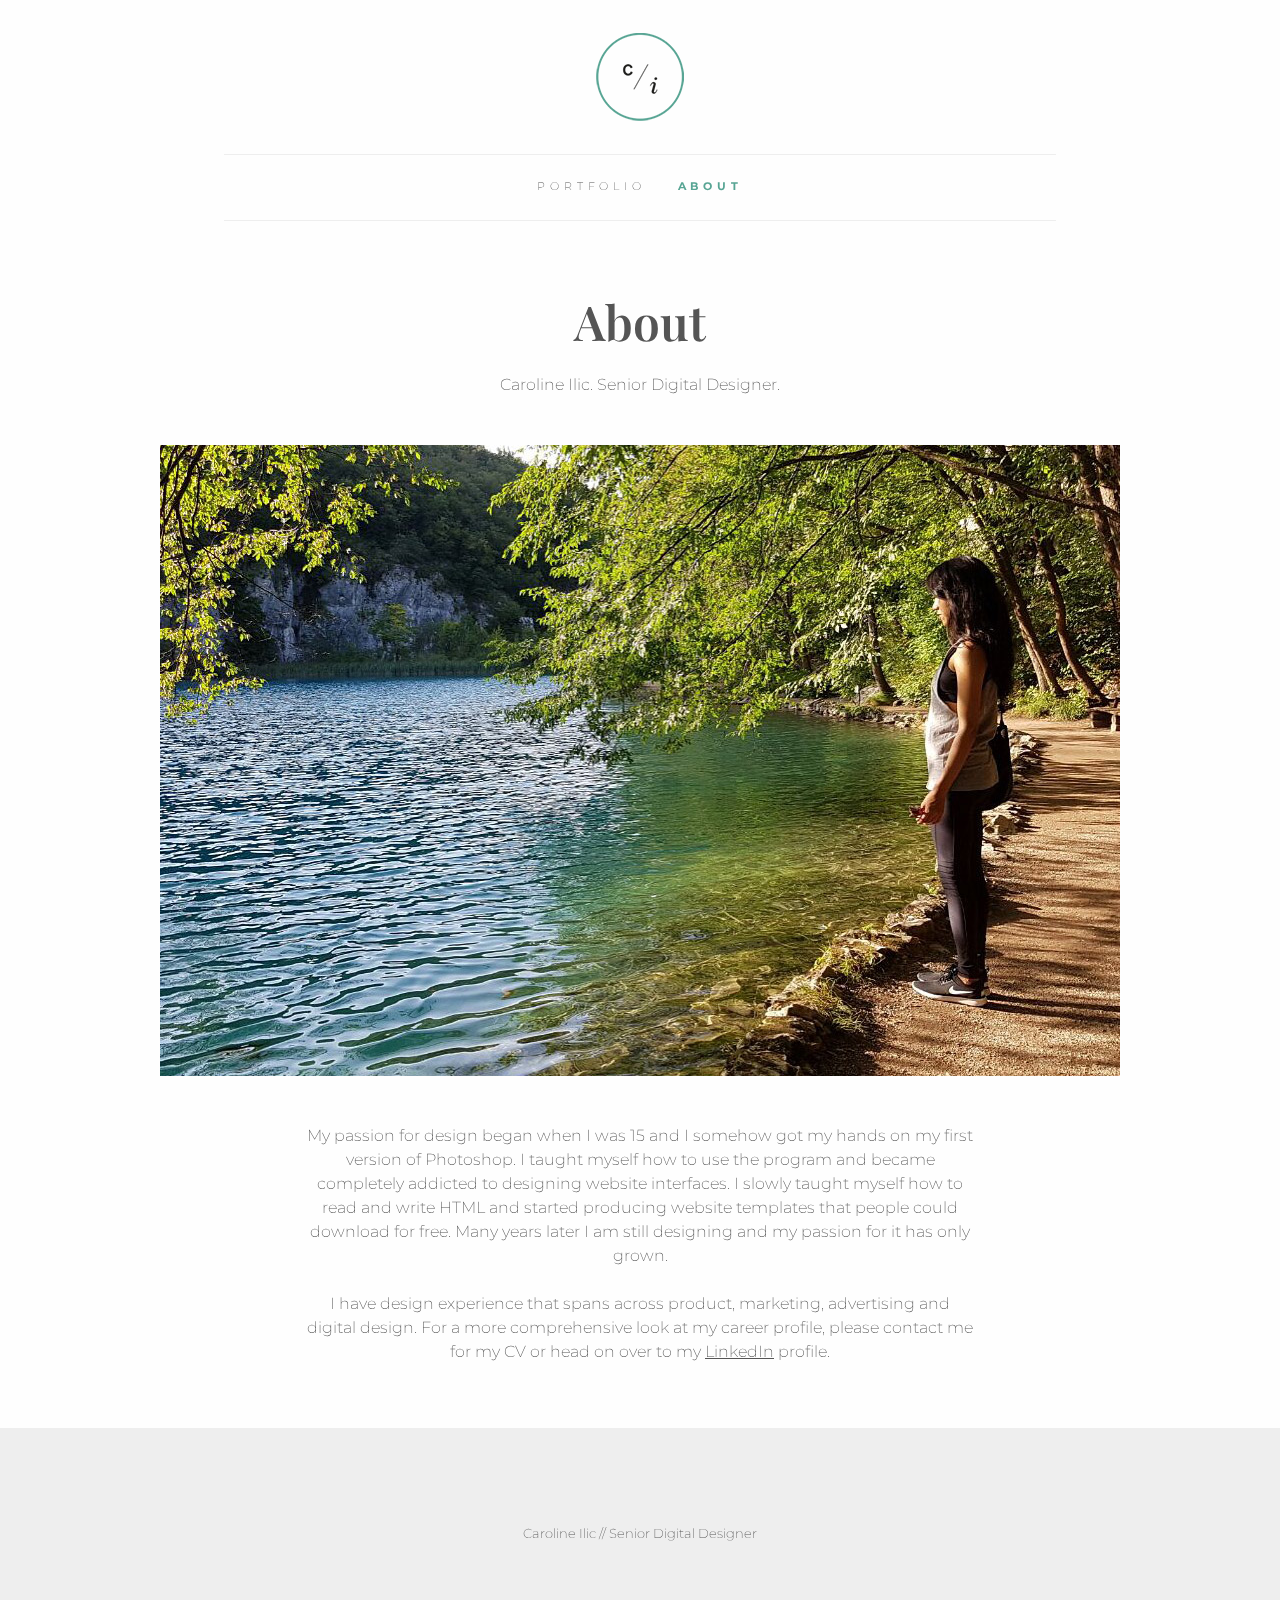
<file: about.html>
<!DOCTYPE html>
<!--[if IE 9]>
<html class="lt-ie10" lang="en" >
<![endif]-->
<html class="no-js" lang="en" dir="ltr">
<head>
<link rel="shortcut icon" href="http://carolineilic.github.io/favicon.ico" type="image/x-icon" />
<meta charset="utf-8">
<meta http-equiv="x-ua-compatible" content="ie=edge">
<link data-fontset-id="ce-fontset" href='https://fonts.googleapis.com/css?family=Playfair+Display:400,400italic,700,700italic,900,900italic|Montserrat:400,700' rel='stylesheet' type='text/css'>
<meta name="viewport" content="width=device-width, initial-scale=1.0">
<title>Caroline Ilic | Designer | About</title>
<link rel="stylesheet" href="css/foundation.css">
<link rel="stylesheet" href="css/app.css">
</head>

<body>

<!-- the caroline mobile nav  -->
<div class="off-canvas-wrapper">
  <div class="off-canvas-wrapper-inner" data-off-canvas-wrapper>
    <div class="off-canvas position-left" id="offCanvas" data-off-canvas>
      <div>
        <div class="row">
          <div class="logo-column-mobile"> <img src="images/logoci.png" width="50px"> </div>
        </div>
        <ul class="menu-mobile vertical">
          <li><a href="https://carolineilic.github.io">PORTFOLIO</a></li>
          <li class="active"><a href="https://carolineilic.github.io/about">ABOUT</a></li>
        </ul>
      </div>
    </div>
    <div class="off-canvas-content" data-off-canvas-content>
      <div> 
        
        <!-- the caroline header -->
        <div class="logo-column"> <img src="images/logoci.png"> </div>
        
        <!-- the caroline nav  -->
        <div class="menu-centered wrap hide-for-small-only">
          <ul class="menu">
            <li><a href="https://carolineilic.github.io">PORTFOLIO</a></li>
            <li class="active"><a href="https://carolineilic.github.io/about">ABOUT</a></li>
          </ul>
        </div>
        <div class="mobile-button wrap hide-for-medium hide-for-large">
          <button class="menu-icon" type="button" data-toggle="offCanvas"></button>
        </div>
              
        <!-- the caroline intro -->
        <div class="callout-caroline">About</div>
        <div class="callout-intro-mobile text-center wrap">Caroline Ilic. Senior Digital Designer.</div>
        
        <div class="profile-pic row">
        <img src="./images/IMG_5360-2.jpg"/>
        </div>
        
        <div class="about-text">
        My passion for design began when I was 15 and I somehow got my hands on my first version of Photoshop. I taught myself how to use the program and became completely addicted to designing website interfaces. I slowly taught myself how to read and write HTML and started producing website templates that people could download for free. Many years later I am still designing and my passion for it has only grown.
        <br><br>
        I have design experience that spans across product, marketing, advertising and digital design. For a more comprehensive look at my career profile, please contact me for my CV or head on over to my <a href="https://au.linkedin.com/in/caroline-ilic-54090615" target="_blank" style="text-decoration:underline;">LinkedIn</a> profile. </div>
        
        <!-- the caroline back-to-top -->
        <div class="back-top" id="back-top">
  <a href="#">BACK TO TOP</a>
</div>

        
        
        <!-- the caroline footer -->
        <footer class="footer">
          <div class="wrap">Caroline Ilic // Senior Digital Designer</div>
        </footer>
      </div>
    </div>
  </div>
</div>
<script src="js/vendor/jquery.js"></script> 
<script src="js/vendor/what-input.js"></script> 
<script src="js/vendor/foundation.js"></script> 
<script src="js/app.js"></script>
<script>
$(document).ready(function(){

  // hide #back-top first
  $("#back-top").hide();

  // fade in #back-top
  $(function () {
    $(window).scroll(function () {
      if ($(this).scrollTop() > 100) {
        $('#back-top').fadeIn();
      } else {
        $('#back-top').fadeOut();
      }
    });

    // scroll body to 0px on click
    $('#back-top .fi-arrow-up').click(function () {
      $('body,html').animate({
        scrollTop: 0
      }, 800);
      return false;
    });
  });

});
</script>
</body>
</html>
</file>
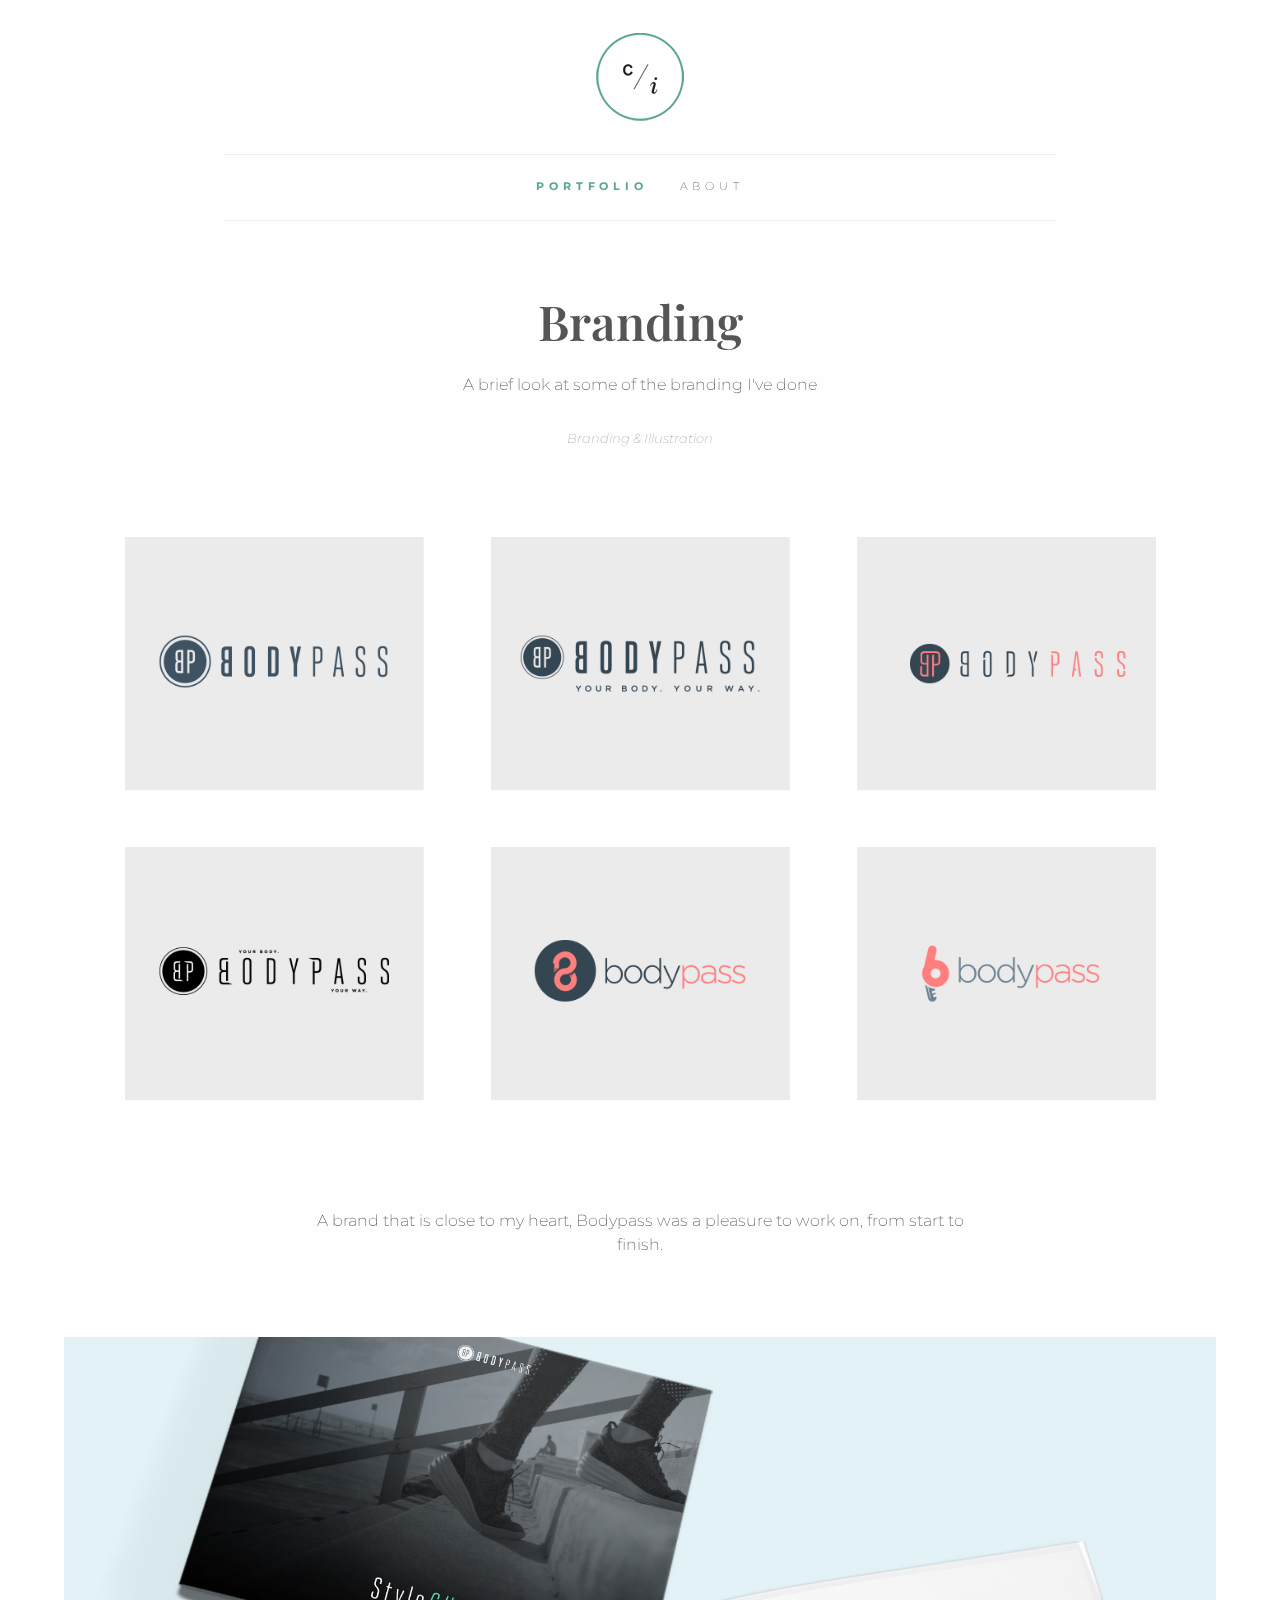
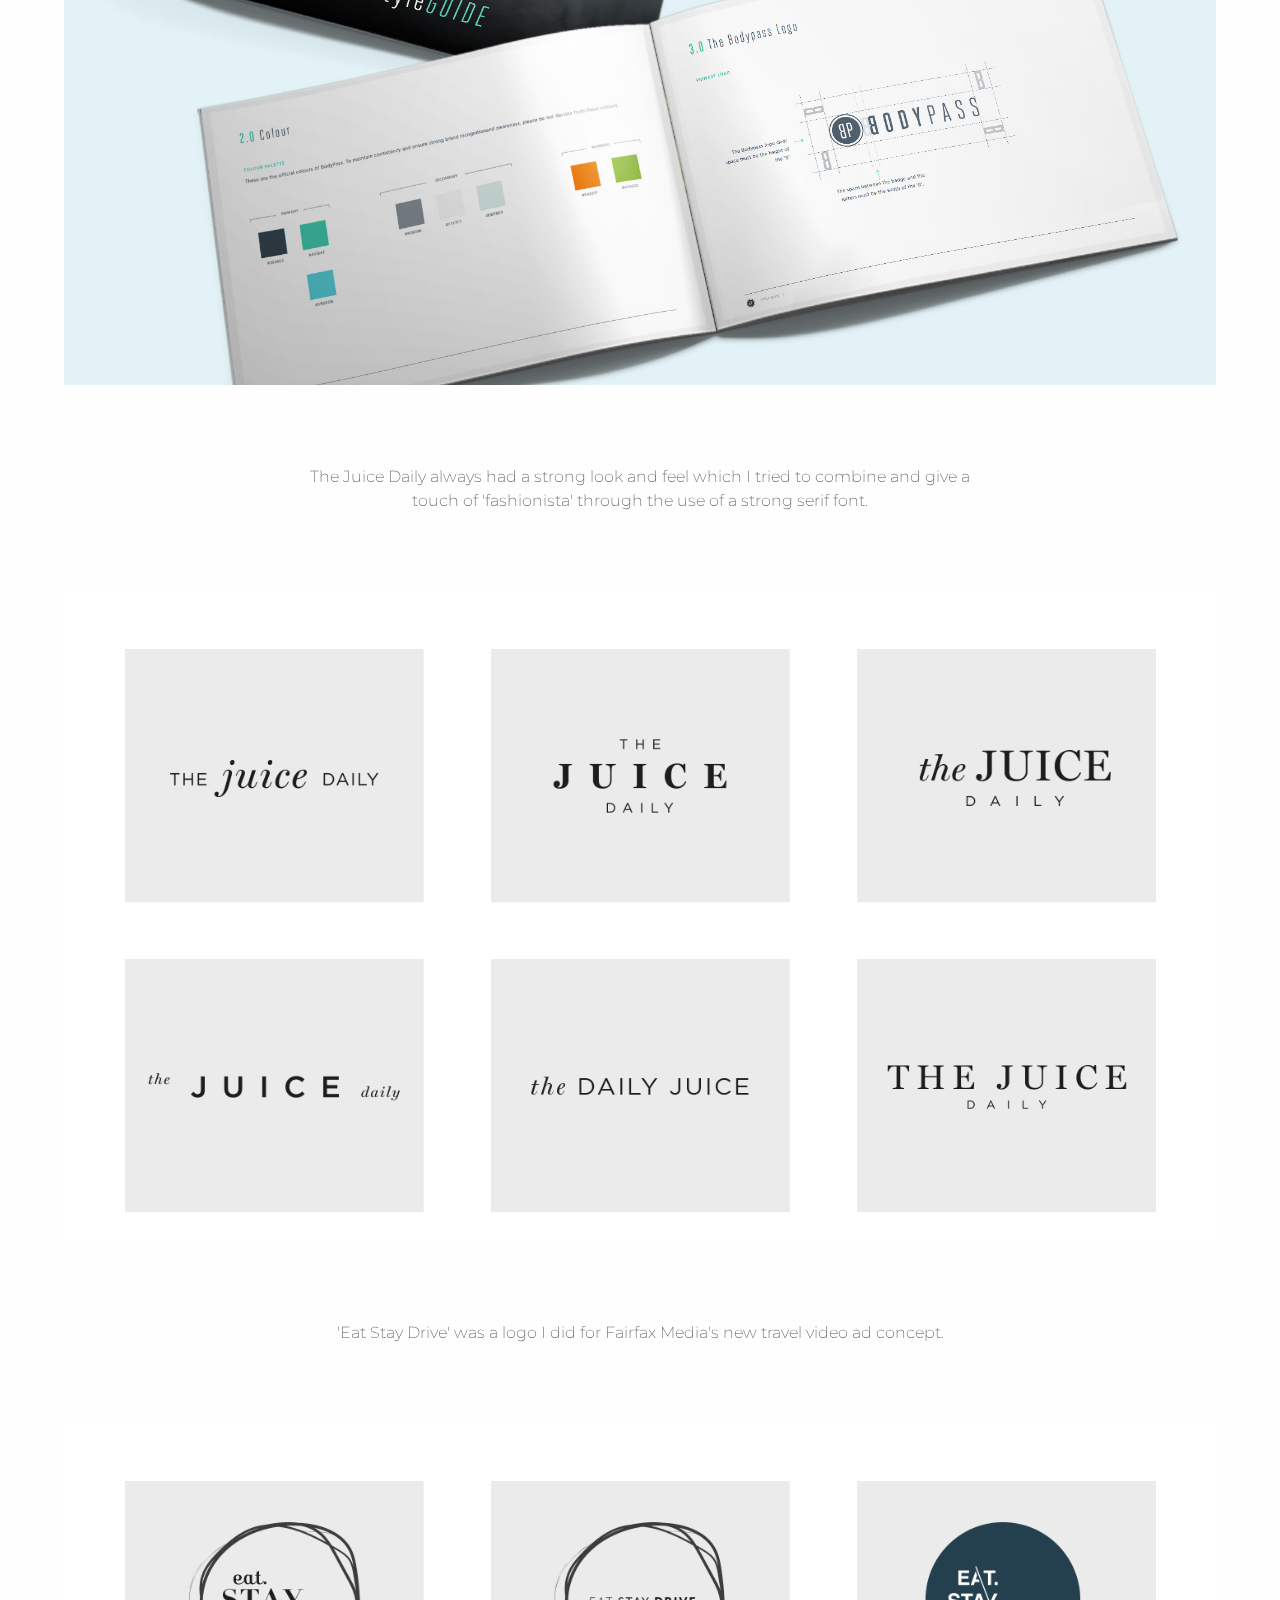
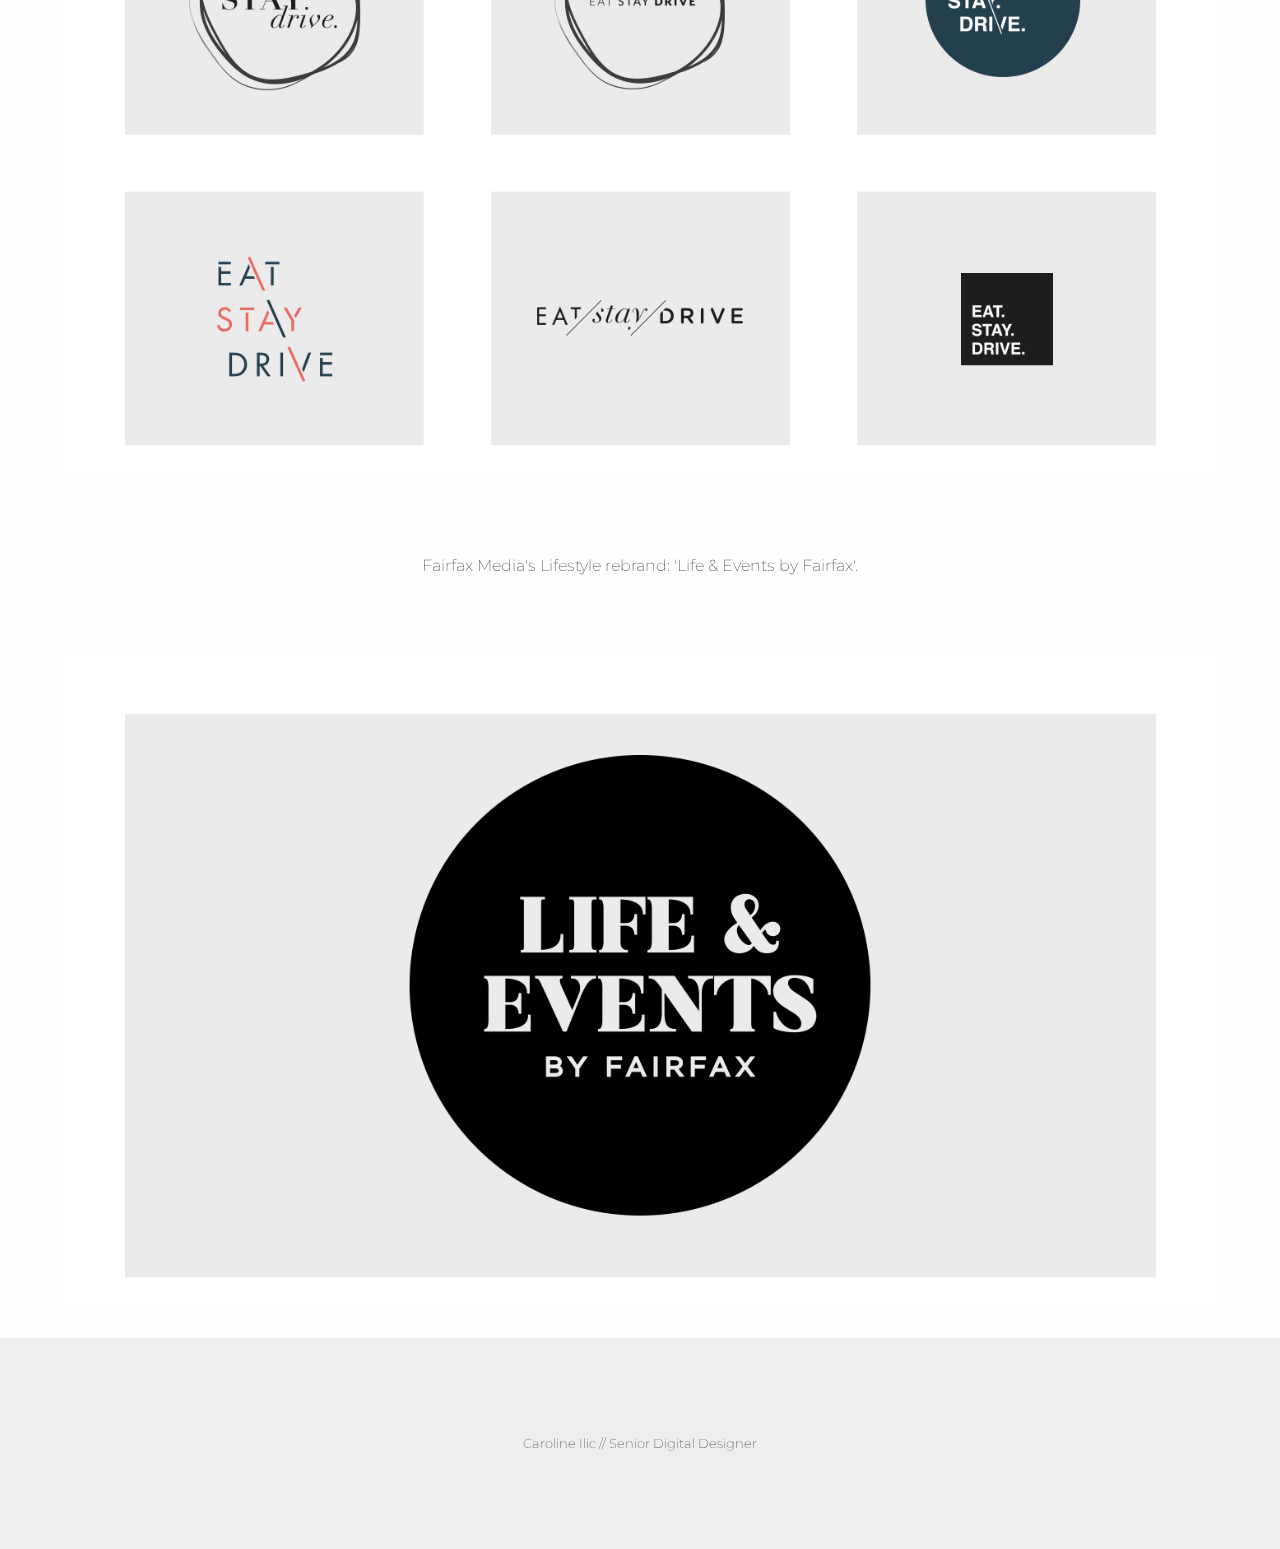
<file: branding.html>
<!DOCTYPE html>
<!--[if IE 9]>
<html class="lt-ie10" lang="en" >
<![endif]-->
<html class="no-js" lang="en" dir="ltr">
<head>
<link rel="shortcut icon" href="http://carolineilic.github.io/favicon.ico" type="image/x-icon" />
<meta charset="utf-8">
<meta http-equiv="x-ua-compatible" content="ie=edge">
<link data-fontset-id="ce-fontset" href='https://fonts.googleapis.com/css?family=Playfair+Display:400,400italic,700,700italic,900,900italic|Montserrat:400,700' rel='stylesheet' type='text/css'>
<meta name="viewport" content="width=device-width, initial-scale=1.0">
<title>Caroline Ilic | Designer | Branding</title>
<link rel="stylesheet" href="css/foundation.css">
<link rel="stylesheet" href="css/app.css">
</head>

<body>

<!-- the caroline mobile nav  -->
<div class="off-canvas-wrapper">
  <div class="off-canvas-wrapper-inner" data-off-canvas-wrapper>
    <div class="off-canvas position-left" id="offCanvas" data-off-canvas>
      <div>
        <div class="row">
          <div class="logo-column-mobile"> <img src="images/logoci.png" width="50px"> </div>
        </div>
        <ul class="menu-mobile vertical">
          <li class="active"><a href="https://carolineilic.github.io">PORTFOLIO</a></li>
          <li><a href="https://carolineilic.github.io/about">ABOUT</a></li>
        </ul>
      </div>
    </div>
    <div class="off-canvas-content" data-off-canvas-content>
      <div> 
        
        <!-- the caroline header -->
        <div class="logo-column"> <img src="images/logoci.png"> </div>
        
        <!-- the caroline nav  -->
        <div class="menu-centered wrap hide-for-small-only">
          <ul class="menu">
            <li class="active"><a href="https://carolineilic.github.io">PORTFOLIO</a></li>
            <li><a href="https://carolineilic.github.io/about">ABOUT</a></li>
          </ul>
        </div>
        <div class="mobile-button wrap hide-for-medium hide-for-large">
          <button class="menu-icon" type="button" data-toggle="offCanvas"></button>
        </div>
                
        <!-- the caroline intro -->
        <div class="callout-caroline">Branding</div>
        <div class="callout-intro-mobile text-center wrap">A brief look at some of the branding I've done</div>
        
        <div class="project-info">
        <em>Branding & Illustration</em> </div>
        
        
        <!-- the caroline hero -->
        
        <section class="wrap-grid">
        <div class="hero-option">
        <img src="images/branding-mock1.png">
        </div>
        
         <div class="project-text">
        A brand that is close to my heart, Bodypass was a pleasure to work on, from start to finish.  </div>
        
        <div class="hero-option">
        <img src="images/Bodypass-book.jpg">
        </div>
        
       <div class="project-text">
        The Juice Daily always had a strong look and feel which I tried to combine and give a touch of 'fashionista' through the use of a strong serif font.  </div>
        
        <div class="hero-option">
        <img src="images/branding-mock2.png">
        </div>
        
        <div class="project-text">
        'Eat Stay Drive' was a logo I did for Fairfax Media's new travel video ad concept.  </div>
        
        <div class="hero-option">
        <img src="images/branding-mock3.png">
        </div>
        
        <div class="project-text">
        Fairfax Media's Lifestyle rebrand: 'Life & Events by Fairfax'. </div>
        
        <div class="hero-option">
        <img src="images/branding-mock4.png">
        </div>
        
       
        </section>
        
        
      <!-- the caroline back-to-top -->
        <div class="back-top" id="back-top">
  <a href="#">BACK TO TOP</a>
</div>

        
        
        <!-- the caroline footer -->
        <footer class="footer">
          <div class="wrap">Caroline Ilic // Senior Digital Designer</div>
        </footer>
      </div>
    </div>
  </div>
</div>
<script src="js/vendor/jquery.js"></script> 
<script src="js/vendor/what-input.js"></script> 
<script src="js/vendor/foundation.js"></script> 
<script src="js/app.js"></script>
<script>
$(document).ready(function(){

  // hide #back-top first
  $("#back-top").hide();

  // fade in #back-top
  $(function () {
    $(window).scroll(function () {
      if ($(this).scrollTop() > 100) {
        $('#back-top').fadeIn();
      } else {
        $('#back-top').fadeOut();
      }
    });

    // scroll body to 0px on click
    $('#back-top .fi-arrow-up').click(function () {
      $('body,html').animate({
        scrollTop: 0
      }, 800);
      return false;
    });
  });

});
</script>
</body>
</html>
</file>
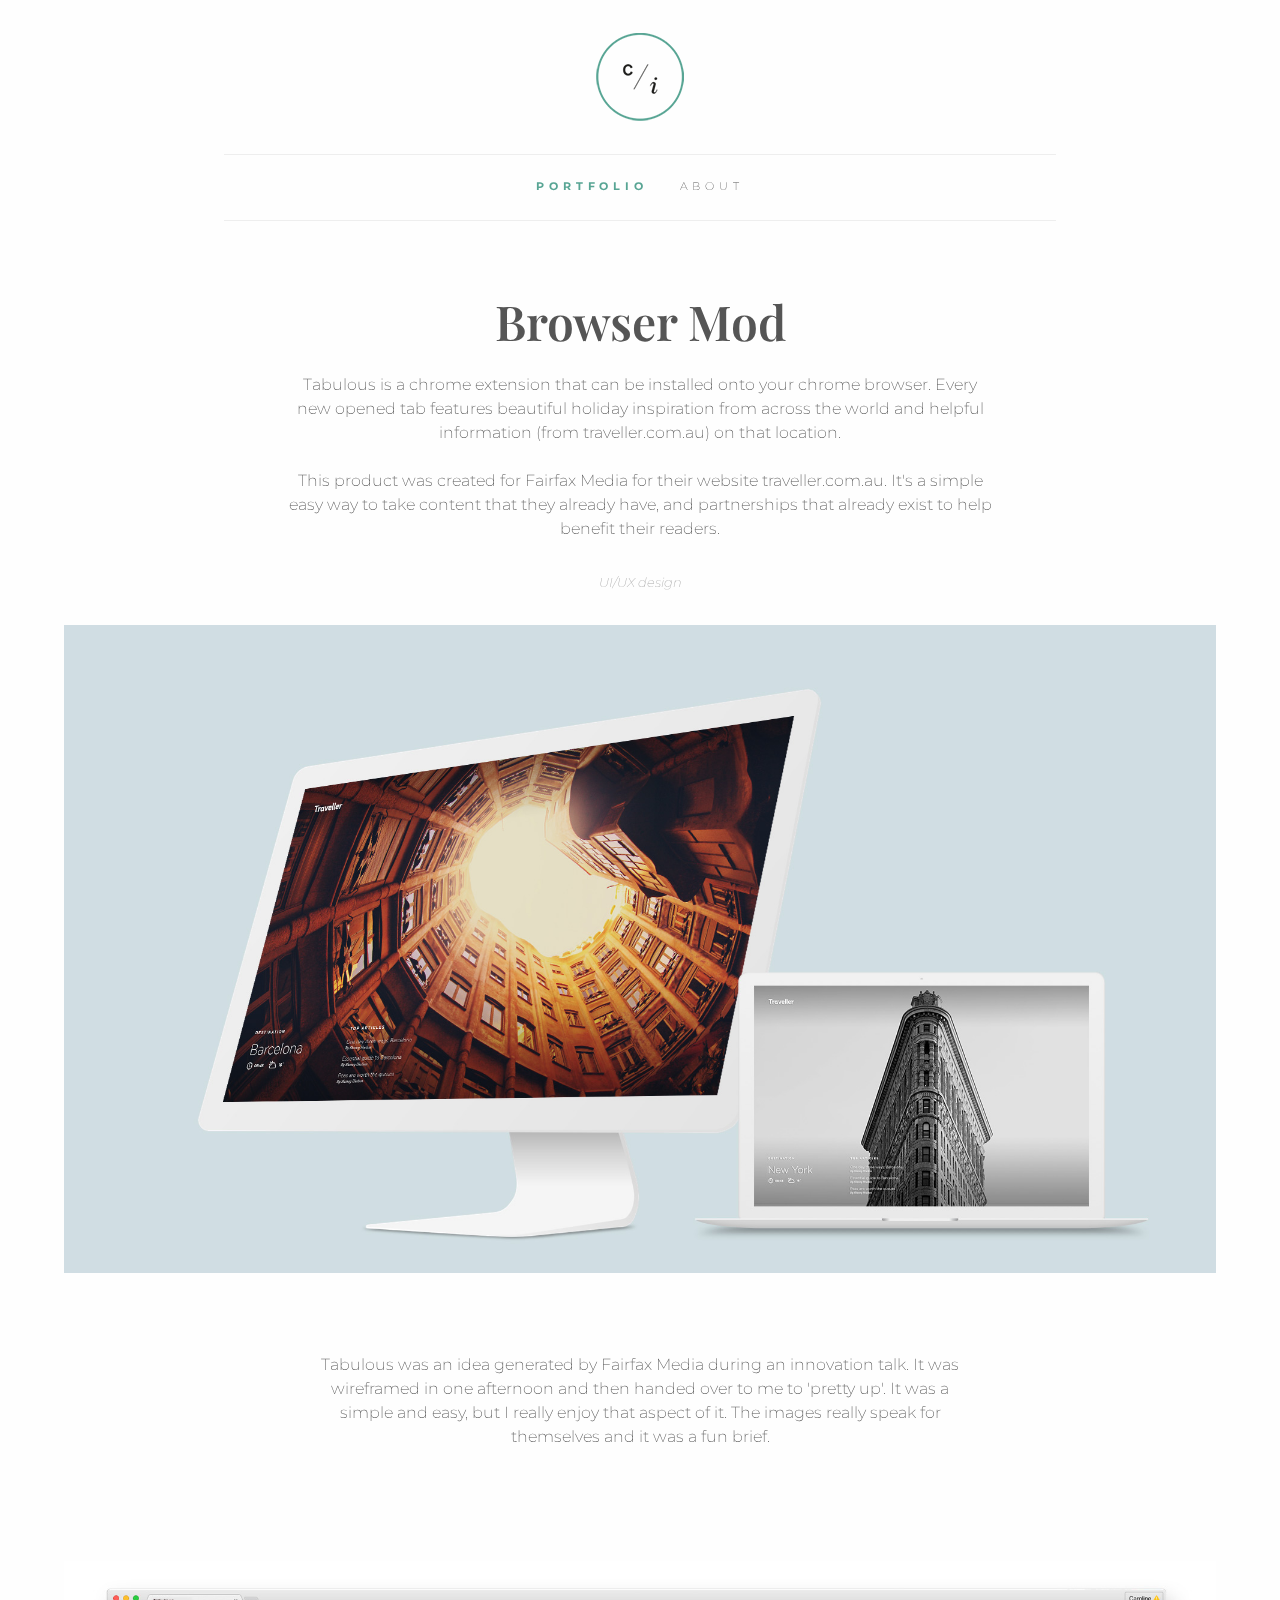
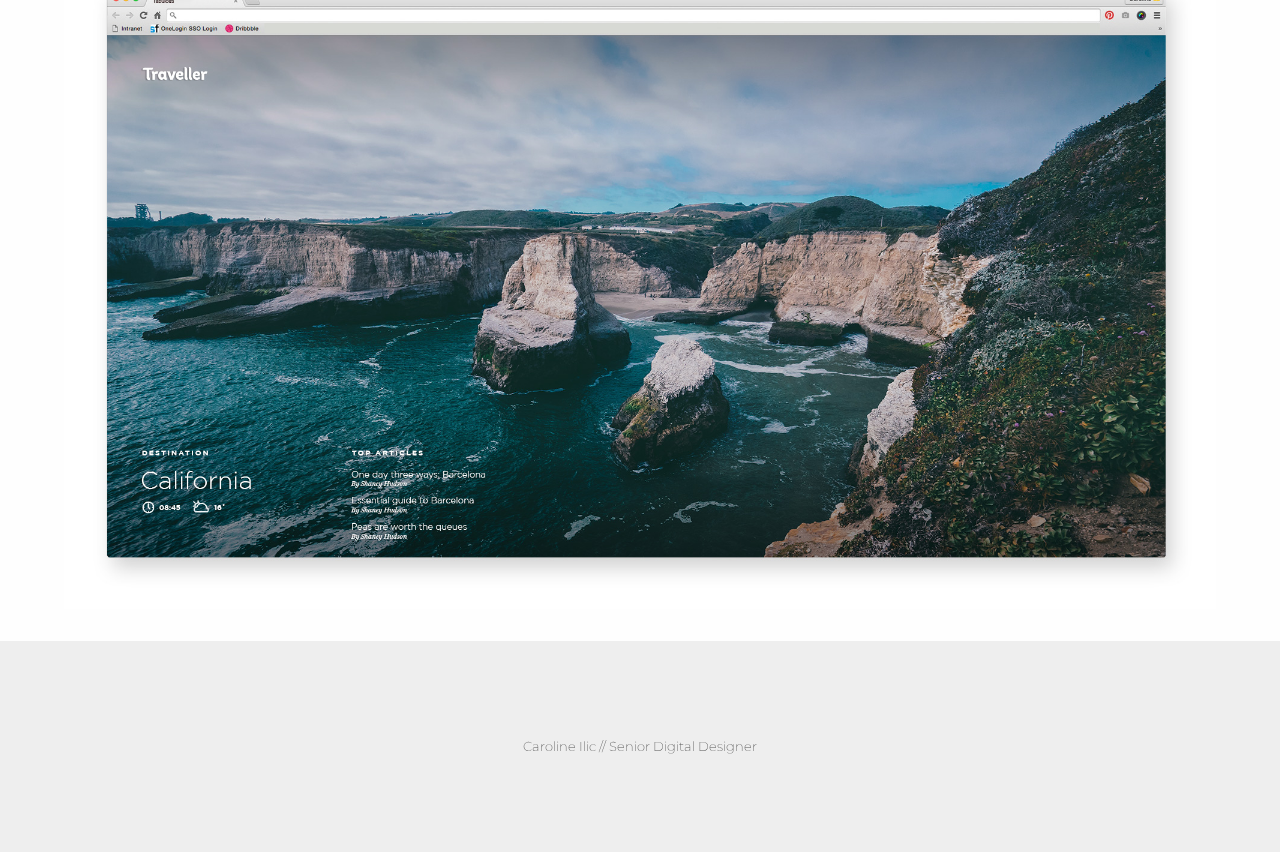
<file: browser-mod.html>
<!DOCTYPE html>
<!--[if IE 9]>
<html class="lt-ie10" lang="en" >
<![endif]-->
<html class="no-js" lang="en" dir="ltr">
<head>
<link rel="shortcut icon" href="http://carolineilic.github.io/favicon.ico" type="image/x-icon" />
<meta charset="utf-8">
<meta http-equiv="x-ua-compatible" content="ie=edge">
<link data-fontset-id="ce-fontset" href='https://fonts.googleapis.com/css?family=Playfair+Display:400,400italic,700,700italic,900,900italic|Montserrat:400,700' rel='stylesheet' type='text/css'>
<meta name="viewport" content="width=device-width, initial-scale=1.0">
<title>Caroline Ilic | Designer | Chrome Extension</title>
<link rel="stylesheet" href="css/foundation.css">
<link rel="stylesheet" href="css/app.css">
</head>

<body>

<!-- the caroline mobile nav  -->
<div class="off-canvas-wrapper">
  <div class="off-canvas-wrapper-inner" data-off-canvas-wrapper>
    <div class="off-canvas position-left" id="offCanvas" data-off-canvas>
      <div>
        <div class="row">
          <div class="logo-column-mobile"> <img src="images/logoci.png" width="50px"> </div>
        </div>
        <ul class="menu-mobile vertical">
          <li class="active"><a href="https://carolineilic.github.io">PORTFOLIO</a></li>
          <li><a href="https://carolineilic.github.io/about">ABOUT</a></li>
        </ul>
      </div>
    </div>
    <div class="off-canvas-content" data-off-canvas-content>
      <div> 
        
        <!-- the caroline header -->
        <div class="logo-column"> <img src="images/logoci.png"> </div>
        
        <!-- the caroline nav  -->
        <div class="menu-centered wrap hide-for-small-only">
          <ul class="menu">
            <li class="active"><a href="https://carolineilic.github.io">PORTFOLIO</a></li>
            <li><a href="https://carolineilic.github.io/about">ABOUT</a></li>
          </ul>
        </div>
        <div class="mobile-button wrap hide-for-medium hide-for-large">
          <button class="menu-icon" type="button" data-toggle="offCanvas"></button>
        </div>
        
        <!-- the caroline intro -->
        <div class="callout-caroline">Browser Mod</div>
        <div class="callout-intro-mobile text-center wrap">Tabulous is a chrome extension that can be installed onto your chrome browser. Every new opened tab features beautiful holiday inspiration from across the world and helpful information (from traveller.com.au) on that location. <br>
<br>
This product was created for Fairfax Media for their website traveller.com.au. It's a simple easy way to take content that they already have, and partnerships that already exist to help benefit their readers.</div>
        
        <div class="project-info">
        <em>UI/UX design</em> </div>
        
        
        <!-- the caroline hero -->
        <section class="wrap-grid">
        
        <div class="hero-option">
        <img src="images/tabulous-mocks.jpg">
        </div>
        
        <div class="project-text">
        Tabulous was an idea generated by Fairfax Media during an innovation talk. It was wireframed in one afternoon and then handed over to me to 'pretty up'. It was a simple and easy, but I really enjoy that aspect of it. The images really speak for themselves and it was a fun brief.</div>
        
        <div class="hero">
        <img src="images/tabulous-screen.jpg">
        </div>
        </section>
        
        <!-- the caroline back-to-top -->
        <div class="back-top" id="back-top">
  <a href="#">BACK TO TOP</a>
</div>

        
        
        <!-- the caroline footer -->
        <footer class="footer">
          <div class="wrap">Caroline Ilic // Senior Digital Designer</div>
        </footer>
      </div>
    </div>
  </div>
</div>
<script src="js/vendor/jquery.js"></script> 
<script src="js/vendor/what-input.js"></script> 
<script src="js/vendor/foundation.js"></script> 
<script src="js/app.js"></script>
<script>
$(document).ready(function(){

  // hide #back-top first
  $("#back-top").hide();

  // fade in #back-top
  $(function () {
    $(window).scroll(function () {
      if ($(this).scrollTop() > 100) {
        $('#back-top').fadeIn();
      } else {
        $('#back-top').fadeOut();
      }
    });

    // scroll body to 0px on click
    $('#back-top .fi-arrow-up').click(function () {
      $('body,html').animate({
        scrollTop: 0
      }, 800);
      return false;
    });
  });

});
</script>
</body>
</html>
</file>
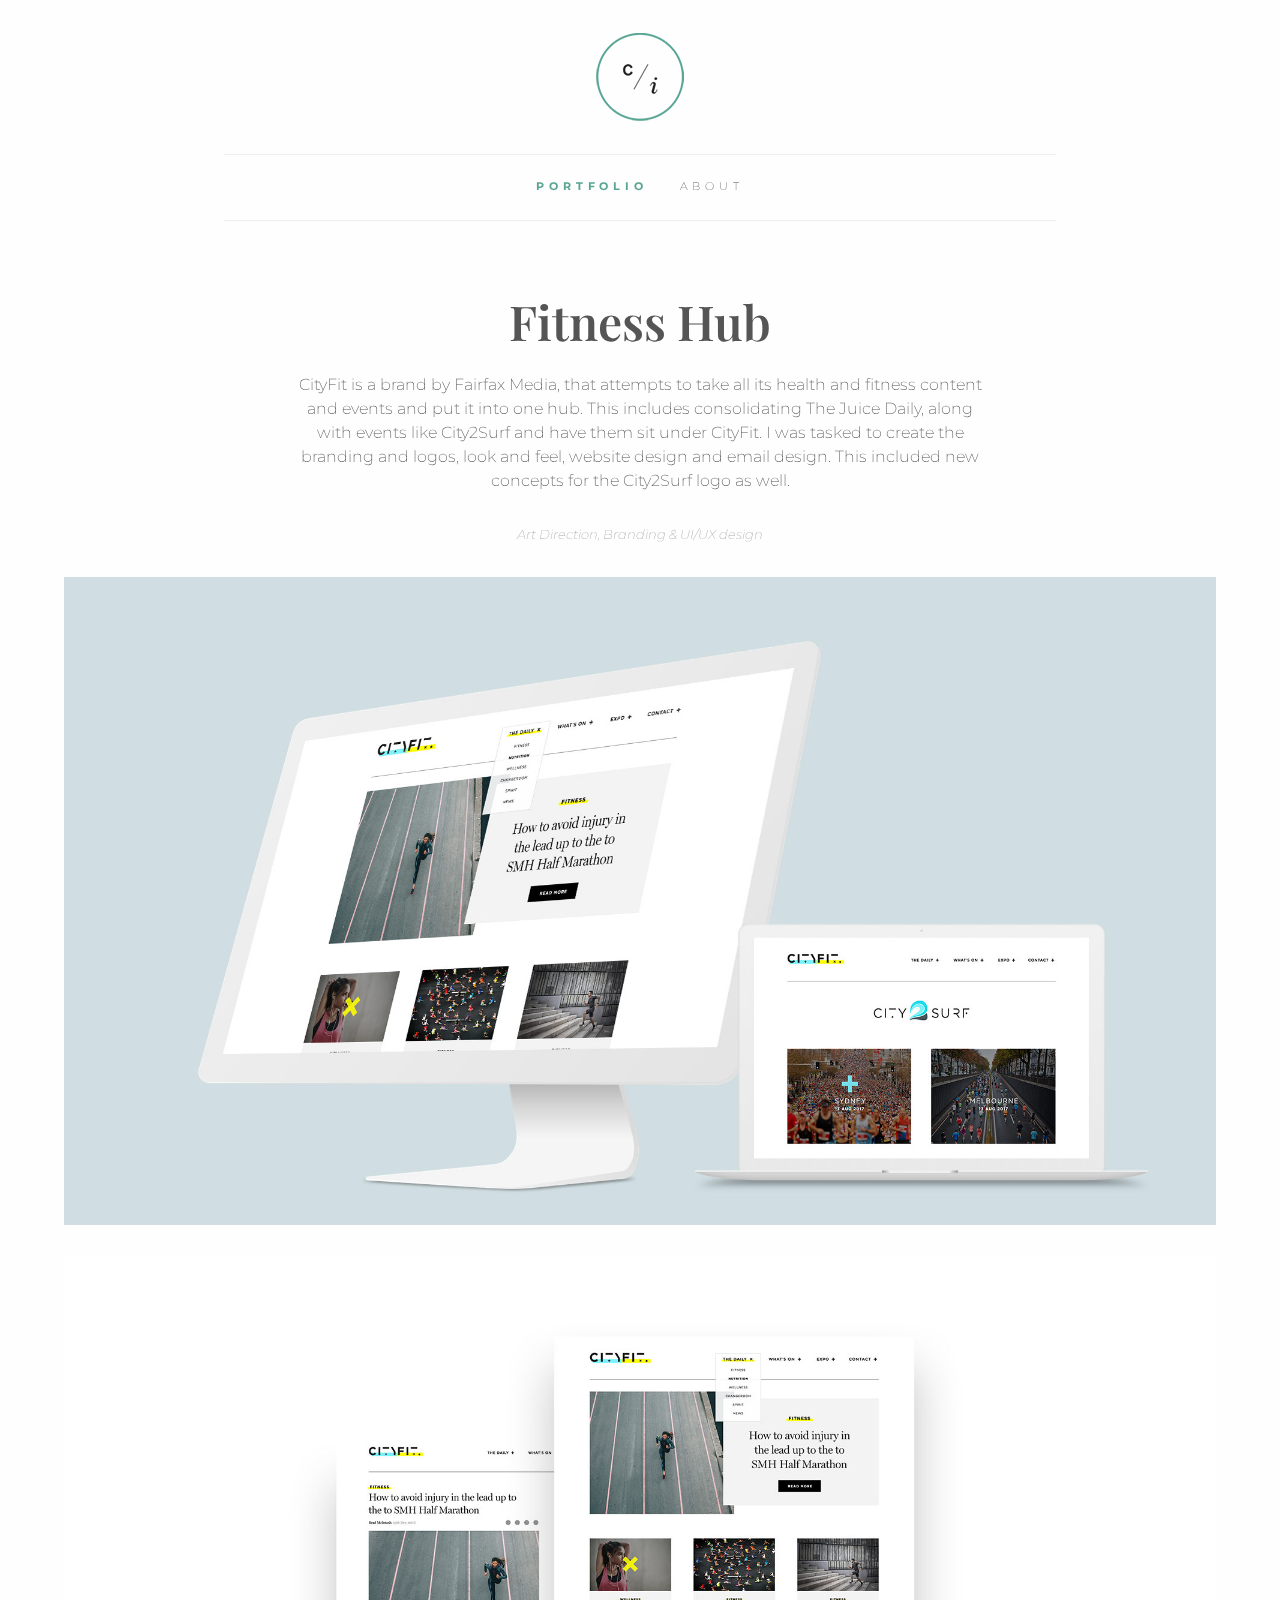
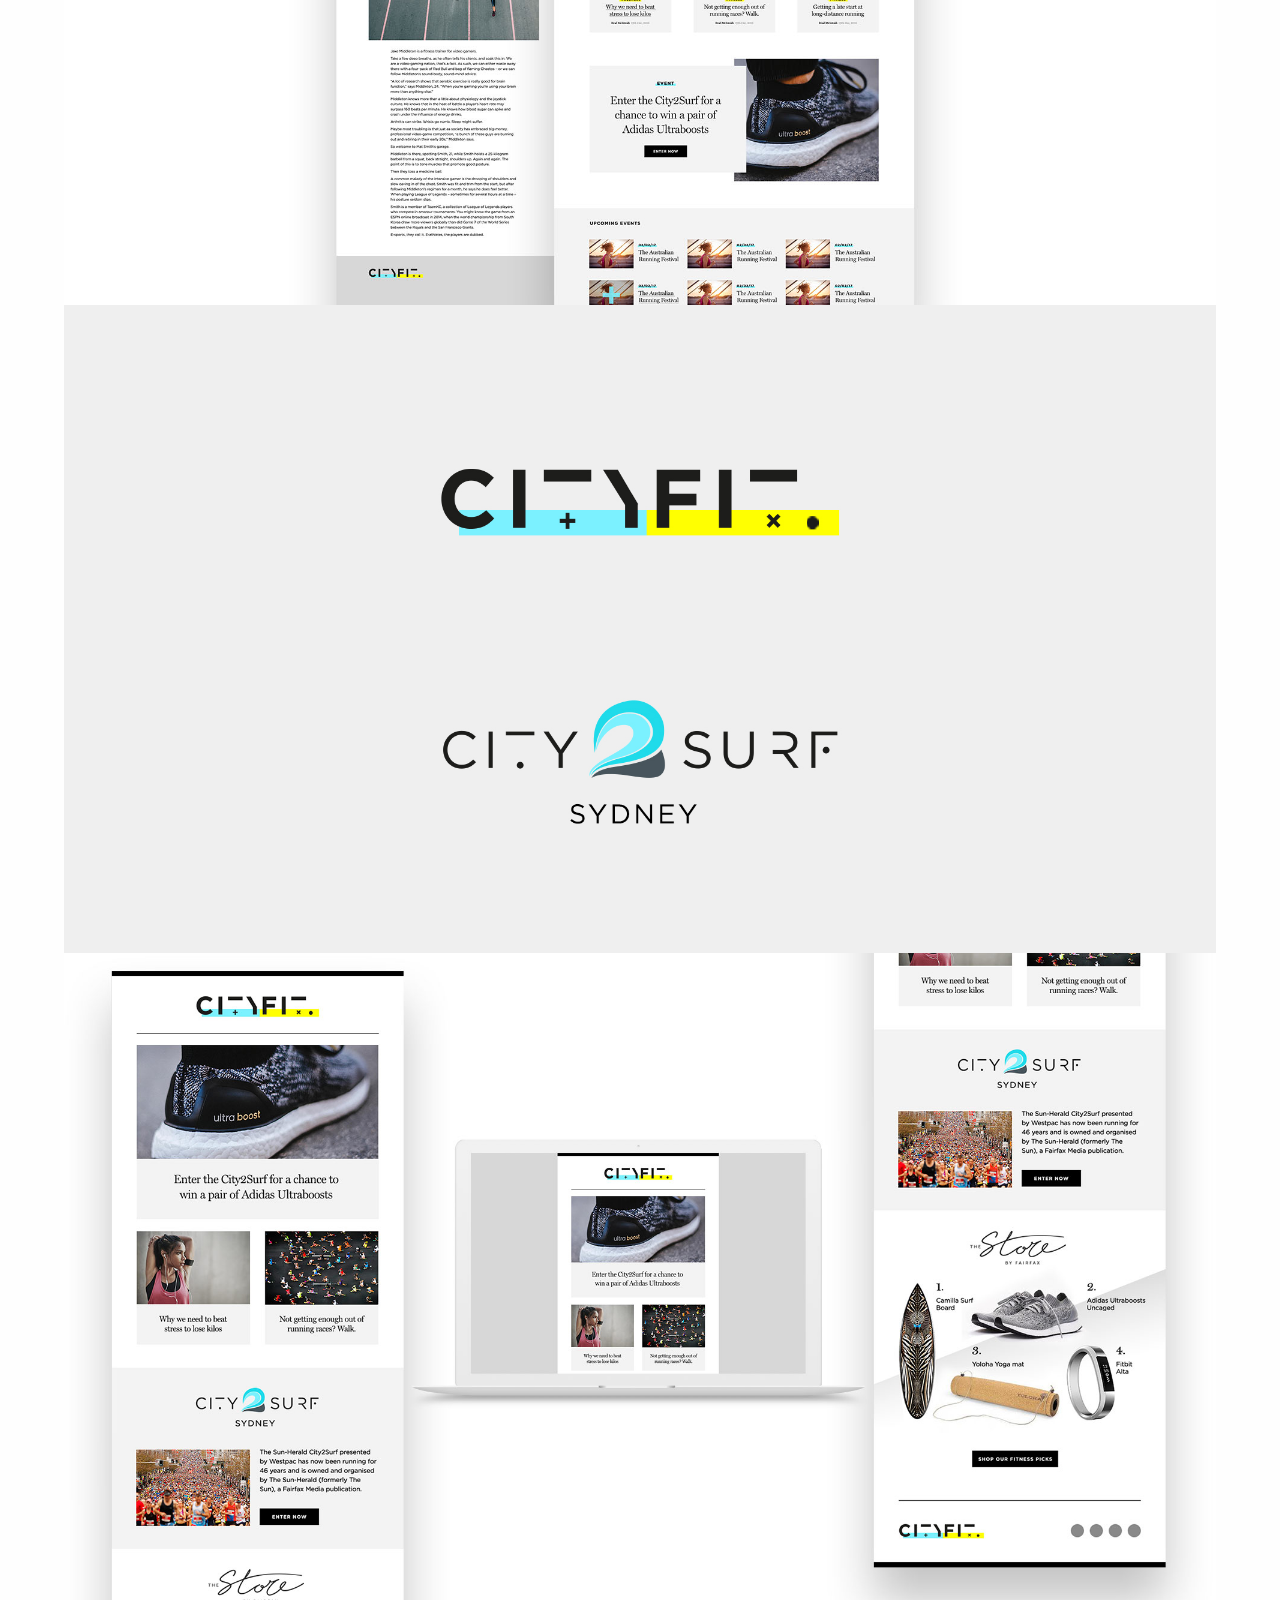
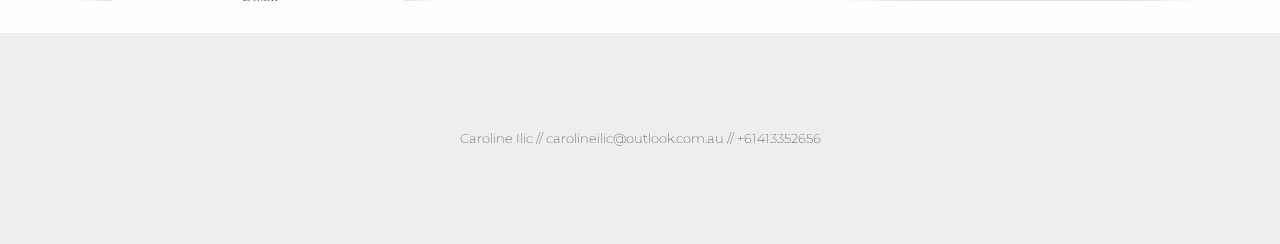
<file: cityfit.html>
<!DOCTYPE html>
<!--[if IE 9]>
<html class="lt-ie10" lang="en" >
<![endif]-->
<html class="no-js" lang="en" dir="ltr">
<head>
<link rel="shortcut icon" href="http://carolineilic.github.io/favicon.ico" type="image/x-icon" />
<meta charset="utf-8">
<meta http-equiv="x-ua-compatible" content="ie=edge">
<link data-fontset-id="ce-fontset" href='https://fonts.googleapis.com/css?family=Playfair+Display:400,400italic,700,700italic,900,900italic|Montserrat:400,700' rel='stylesheet' type='text/css'>
<meta name="viewport" content="width=device-width, initial-scale=1.0">
<title>Caroline Ilic | Designer | Wellness Blog</title>
<link rel="stylesheet" href="css/foundation.css">
<link rel="stylesheet" href="css/app.css">
</head>

<body>

<!-- the caroline mobile nav  -->
<div class="off-canvas-wrapper">
  <div class="off-canvas-wrapper-inner" data-off-canvas-wrapper>
    <div class="off-canvas position-left" id="offCanvas" data-off-canvas>
      <div>
        <div class="row">
          <div class="logo-column-mobile"> <img src="images/logoci.png" width="50px"> </div>
        </div>
        <ul class="menu-mobile vertical">
          <li class="active"><a href="https://carolineilic.github.io">PORTFOLIO</a></li>
          <li><a href="https://carolineilic.github.io/about">ABOUT</a></li>
        </ul>
      </div>
    </div>
    <div class="off-canvas-content" data-off-canvas-content>
      <div> 
        
        <!-- the caroline header -->
        <div class="logo-column"> <a href="https://carolineilic.github.io"><img src="images/logoci.png"></a> </div>
        
        <!-- the caroline nav  -->
        <div class="menu-centered wrap hide-for-small-only">
          <ul class="menu">
            <li class="active"><a href="https://carolineilic.github.io">PORTFOLIO</a></li>
            <li><a href="https://carolineilic.github.io/about">ABOUT</a></li>
          </ul>
        </div>
        <div class="mobile-button wrap hide-for-medium hide-for-large">
          <button class="menu-icon" type="button" data-toggle="offCanvas"></button>
        </div>
        
        <!-- the caroline intro -->
        <div class="callout-caroline">Fitness Hub</div>
        <div class="callout-intro-mobile text-center wrap"> CityFit is a brand by Fairfax Media, that attempts to take all its health and fitness content and events and put it into one hub. This includes consolidating The Juice Daily, along with events like City2Surf and have them sit under CityFit. I was tasked to create the branding and logos, look and feel, website design and email design. This included new concepts for the City2Surf logo as well.</div>
        
        <div class="project-info">
        <em>Art Direction, Branding & UI/UX design</em> </div>
        
        <!-- the caroline hero -->
        <section class="wrap-grid">
        
        <div class="hero-option">
        <img src="images/CityFit-mocks.jpg">
        </div>
        
        <div class="hero">
        <img src="images/CityFit-screens.jpg">
        </div>
        
        <div class="hero-option">
        <img src="images/CityFit-logos.jpg">
        </div>
        
        <div class="hero-option">
        <img src="images/CityFit-edm.jpg">
        </div>
        
        
        
        </section>
        
      <!-- the caroline back-to-top -->
        <div class="back-top" id="back-top">
  <a href="#">BACK TO TOP</a>
</div>

        
        
        <!-- the caroline footer -->
        <footer class="footer">
          <div class="wrap"> Caroline Ilic // <a href="mailto:carolineilic@outlook.com.au">carolineilic@outlook.com.au</a> // +61413352656</div>
        </footer>
      </div>
    </div>
  </div>
</div>
<script src="js/vendor/jquery.js"></script> 
<script src="js/vendor/what-input.js"></script> 
<script src="js/vendor/foundation.js"></script> 
<script src="js/app.js"></script>
<script>
$(document).ready(function(){

  // hide #back-top first
  $("#back-top").hide();

  // fade in #back-top
  $(function () {
    $(window).scroll(function () {
      if ($(this).scrollTop() > 100) {
        $('#back-top').fadeIn();
      } else {
        $('#back-top').fadeOut();
      }
    });

    // scroll body to 0px on click
    $('#back-top .fi-arrow-up').click(function () {
      $('body,html').animate({
        scrollTop: 0
      }, 800);
      return false;
    });
  });

});
</script>
</body>
</html>
</file>
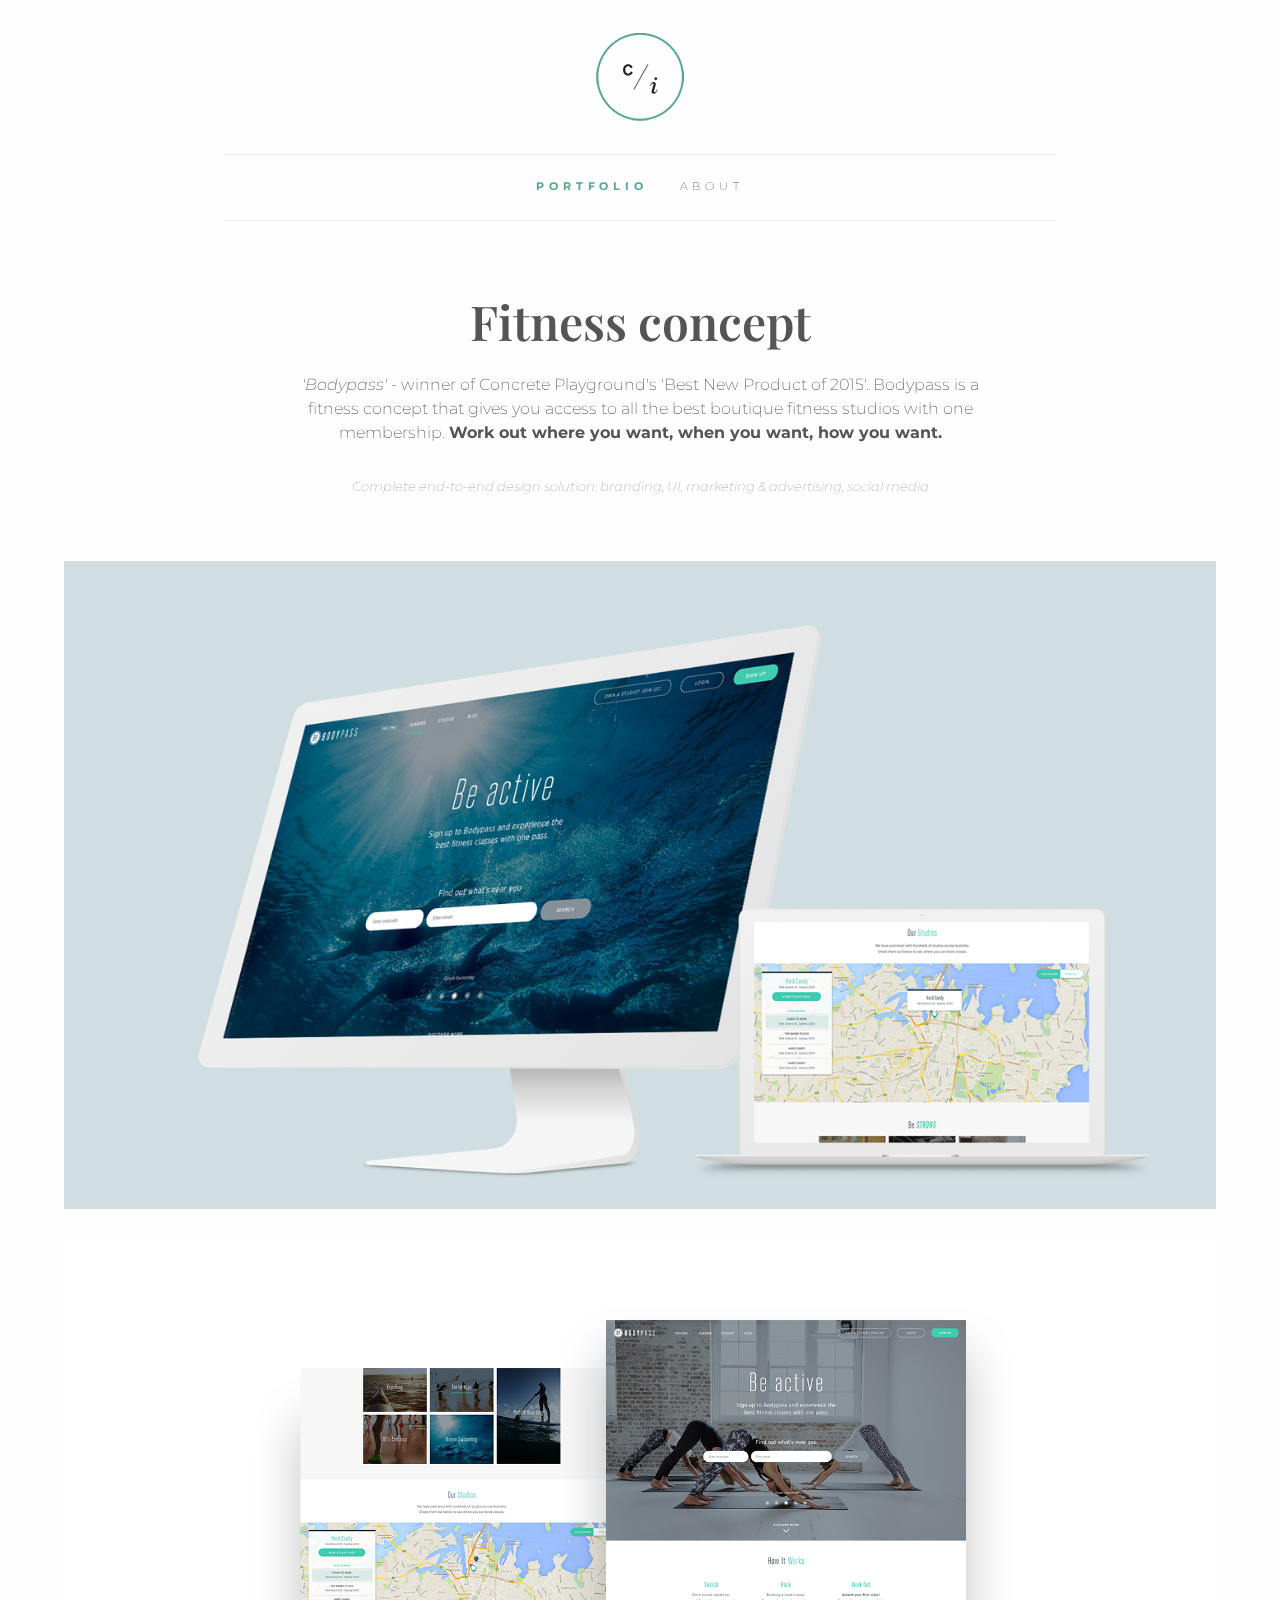
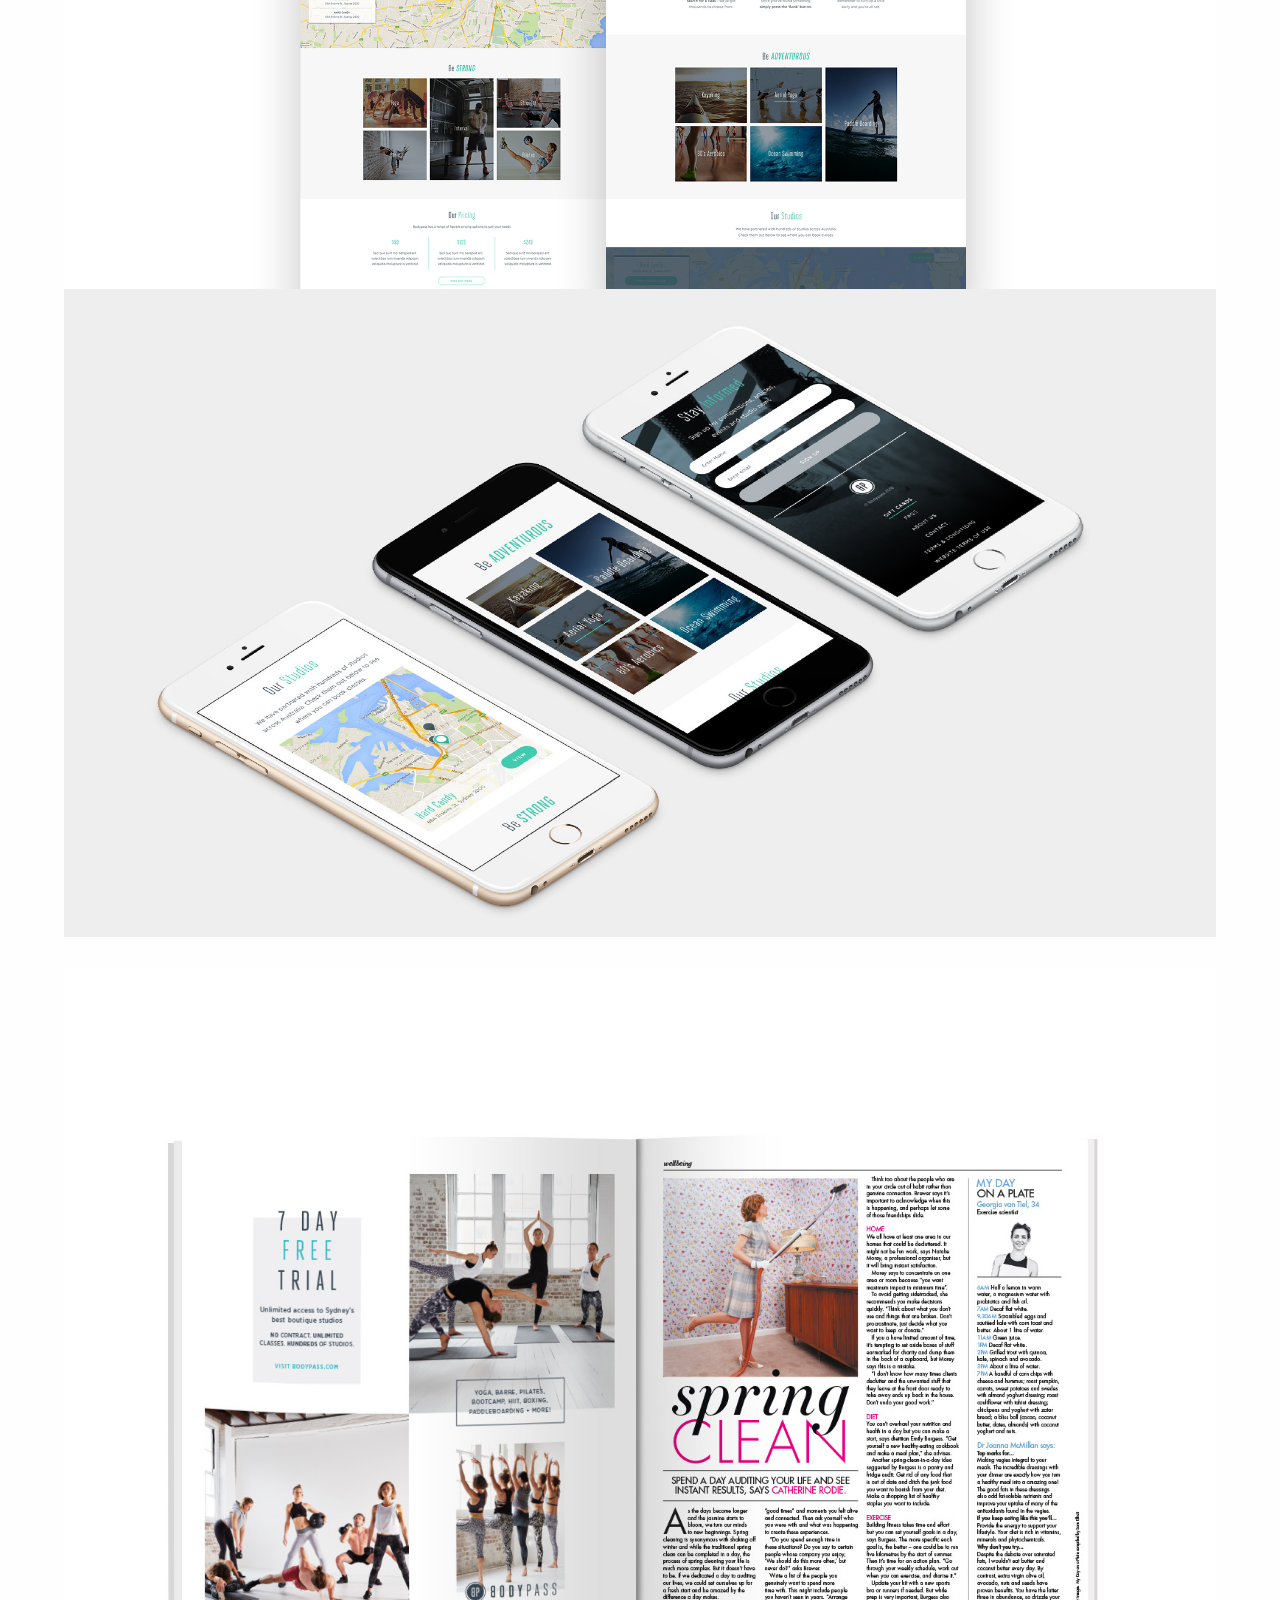
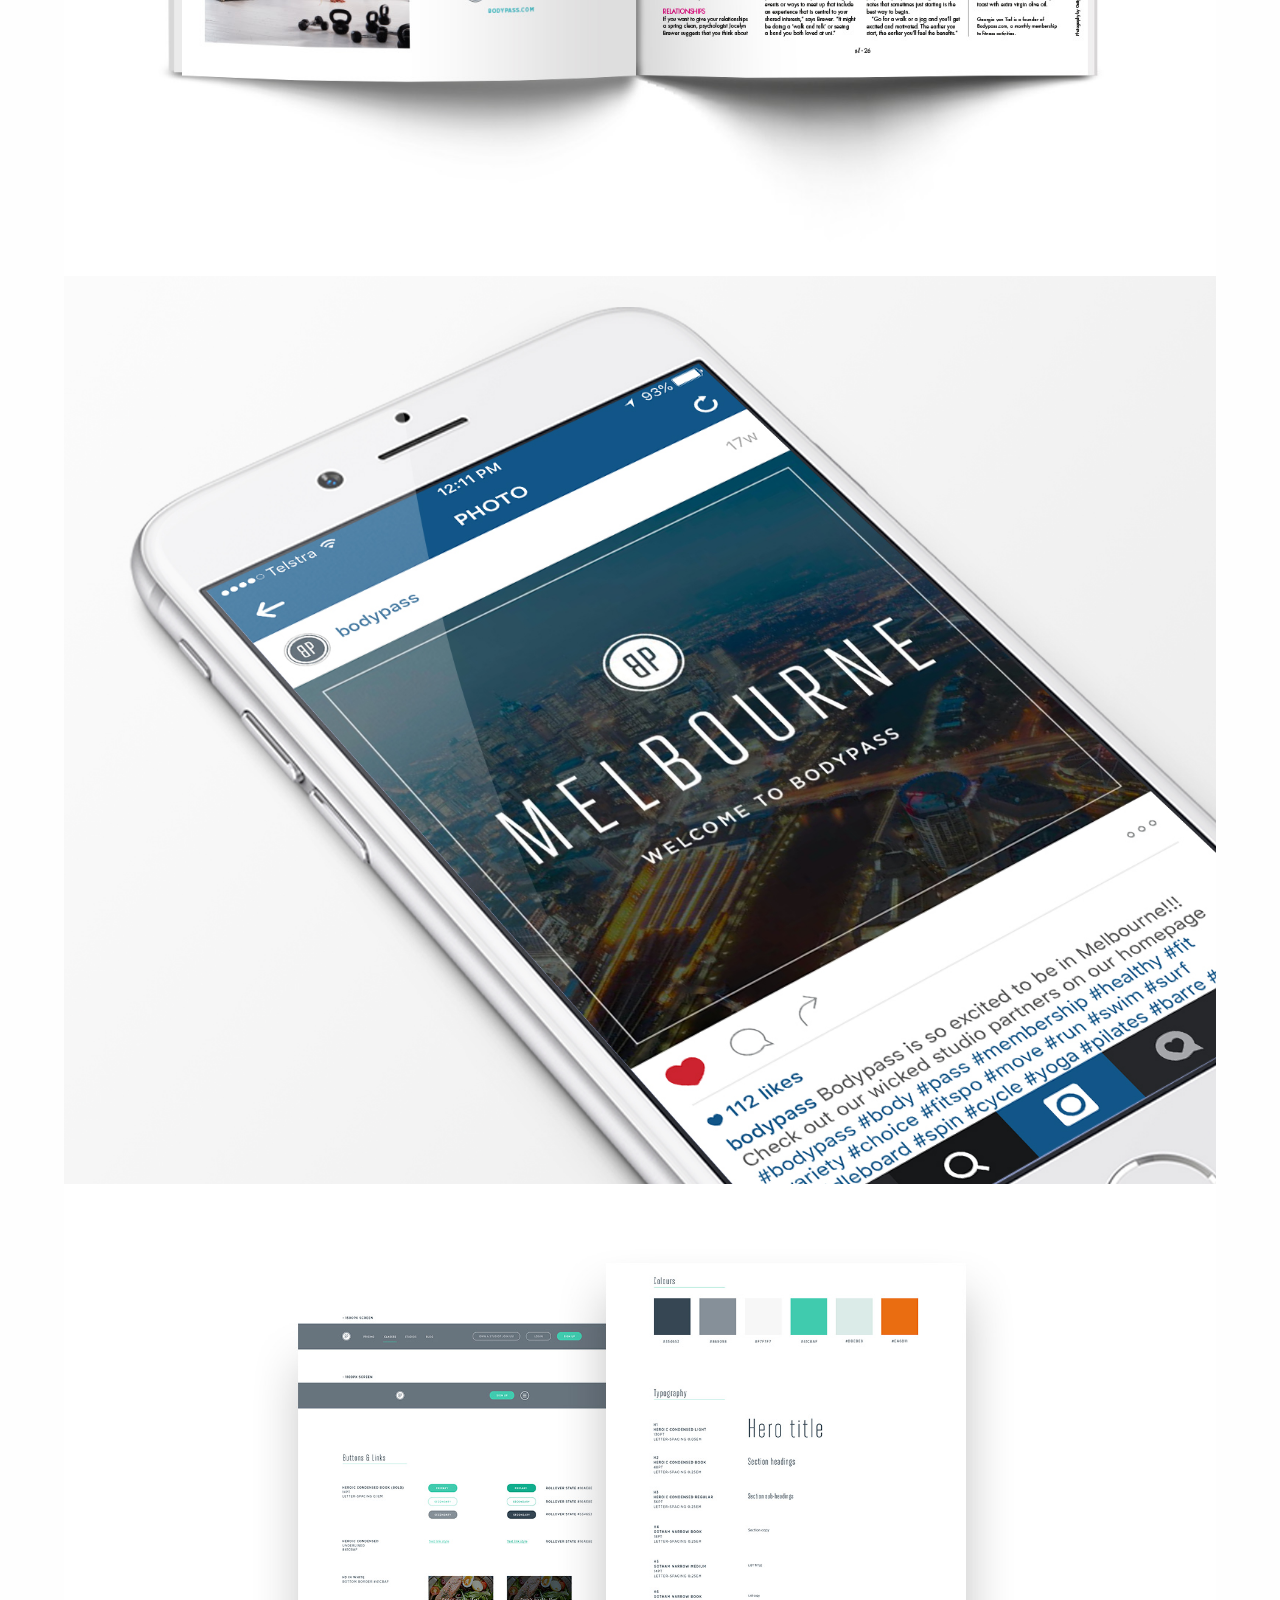
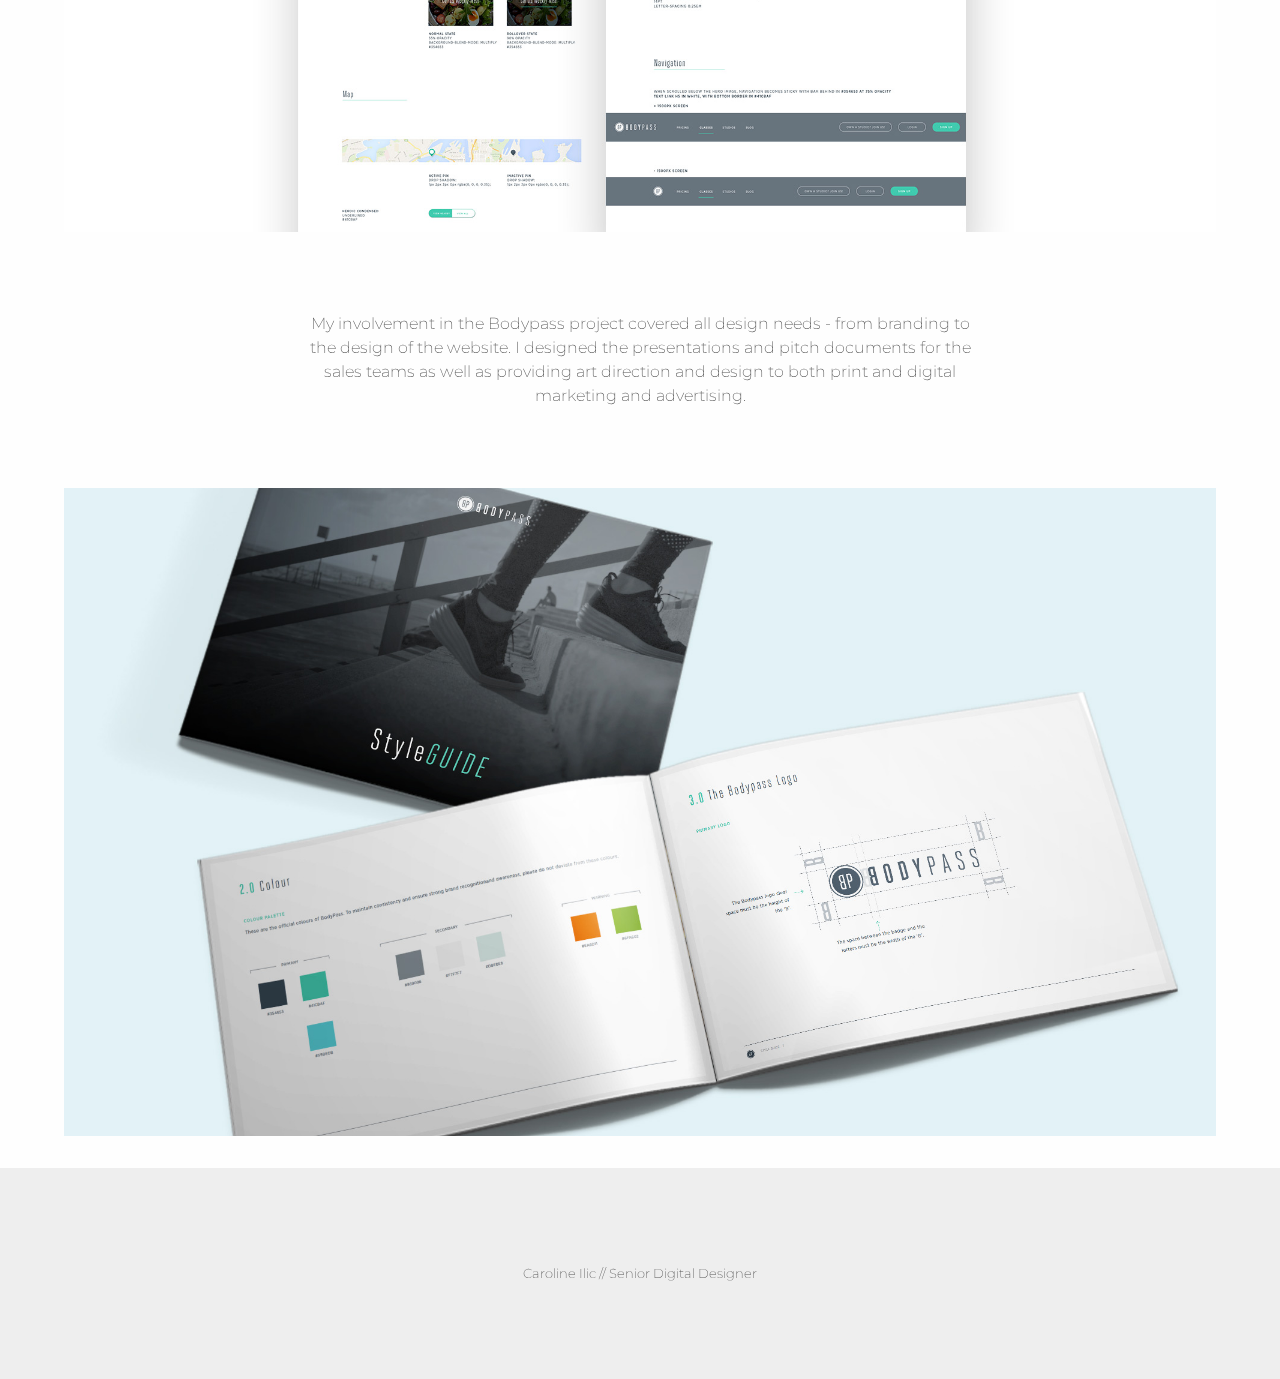
<file: fitness-concept.html>
<!DOCTYPE html>
<!--[if IE 9]>
<html class="lt-ie10" lang="en" >
<![endif]-->
<html class="no-js" lang="en" dir="ltr">
<head>
<link rel="shortcut icon" href="http://carolineilic.github.io/favicon.ico" type="image/x-icon" />
<meta charset="utf-8">
<meta http-equiv="x-ua-compatible" content="ie=edge">
<link data-fontset-id="ce-fontset" href='https://fonts.googleapis.com/css?family=Playfair+Display:400,400italic,700,700italic,900,900italic|Montserrat:400,700' rel='stylesheet' type='text/css'>
<meta name="viewport" content="width=device-width, initial-scale=1.0">
<title>Caroline Ilic | Designer | Fitness concept</title>
<link rel="stylesheet" href="css/foundation.css">
<link rel="stylesheet" href="css/app.css">
</head>

<body>

<!-- the caroline mobile nav  -->
<div class="off-canvas-wrapper">
  <div class="off-canvas-wrapper-inner" data-off-canvas-wrapper>
    <div class="off-canvas position-left" id="offCanvas" data-off-canvas>
      <div>
        <div class="row">
          <div class="logo-column-mobile"> <img src="images/logoci.png" width="50px"> </div>
        </div>
        <ul class="menu-mobile vertical">
          <li class="active"><a href="https://carolineilic.github.io">PORTFOLIO</a></li>
          <li><a href="https://carolineilic.github.io/about">ABOUT</a></li>
        </ul>
      </div>
    </div>
    <div class="off-canvas-content" data-off-canvas-content>
      <div> 
        
        <!-- the caroline header -->
        <div class="logo-column"> <img src="images/logoci.png"> </div>
        
        <!-- the caroline nav  -->
        <div class="menu-centered wrap hide-for-small-only">
          <ul class="menu">
            <li class="active"><a href="https://carolineilic.github.io">PORTFOLIO</a></li>
            <li><a href="https://carolineilic.github.io/about">ABOUT</a></li>
          </ul>
        </div>
        <div class="mobile-button wrap hide-for-medium hide-for-large">
          <button class="menu-icon" type="button" data-toggle="offCanvas"></button>
        </div>
        
        <!-- the caroline intro -->
        <div class="callout-caroline">Fitness concept</div>
        <div class="callout-intro-mobile text-center wrap"> <em>'Bodypass'</em> - winner of Concrete Playground's '<a href="http://concreteplayground.com/sydney/travel-leisure/mix-and-match-gym-classes-across-sydneys-best-boutique-studios-with-bodypass/" target="_blank">Best New Product of 2015</a>'. Bodypass is a fitness concept that gives you access to all the best boutique fitness studios with one membership. <strong>Work out where you want, when you want, how you want.</strong></div>
        
        <div class="project-info">
        <em>Complete end-to-end design solution: branding, UI, marketing & advertising, social media</em> </div>
        
        <!-- the caroline hero -->
        
        <section class="wrap-grid">
        <div class="hero">
        <img src="images/Bodypass-mocks.jpg">
        </div>
        
        <div class="hero">
        <img src="images/Bodypass-screens.jpg">
        </div>
        
        <div class="hero-option">
        <img src="images/Mobile.jpg">
        </div>
        
        <div class="hero">
        <img src="images/magazinead.jpg">
        </div>
        
        <div class="hero-option">
        <img src="images/social.jpg">
        </div>
        
        <div class="hero-option">
        <img src="images/Bodypass-style.jpg">
        </div>
        
        <div class="project-text">
        My involvement in the Bodypass project covered all design needs - from branding to the design of the website. I designed the presentations and pitch documents for the sales teams as well as providing art direction and design to both print and digital marketing and advertising.   </div>
        
        <div class="hero-option">
        <img src="images/Bodypass-book.jpg">
        </div>
        </section>
        
        <!-- the caroline back-to-top -->
        <div class="back-top" id="back-top">
  <a href="#">BACK TO TOP</a>
</div>

        
        
        <!-- the caroline footer -->
        <footer class="footer">
          <div class="wrap">Caroline Ilic // Senior Digital Designer</div>
        </footer>
      </div>
    </div>
  </div>
</div>
<script src="js/vendor/jquery.js"></script> 
<script src="js/vendor/what-input.js"></script> 
<script src="js/vendor/foundation.js"></script> 
<script src="js/app.js"></script>
<script>
$(document).ready(function(){

  // hide #back-top first
  $("#back-top").hide();

  // fade in #back-top
  $(function () {
    $(window).scroll(function () {
      if ($(this).scrollTop() > 100) {
        $('#back-top').fadeIn();
      } else {
        $('#back-top').fadeOut();
      }
    });

    // scroll body to 0px on click
    $('#back-top .fi-arrow-up').click(function () {
      $('body,html').animate({
        scrollTop: 0
      }, 800);
      return false;
    });
  });

});
</script>
</body>
</html>
</file>
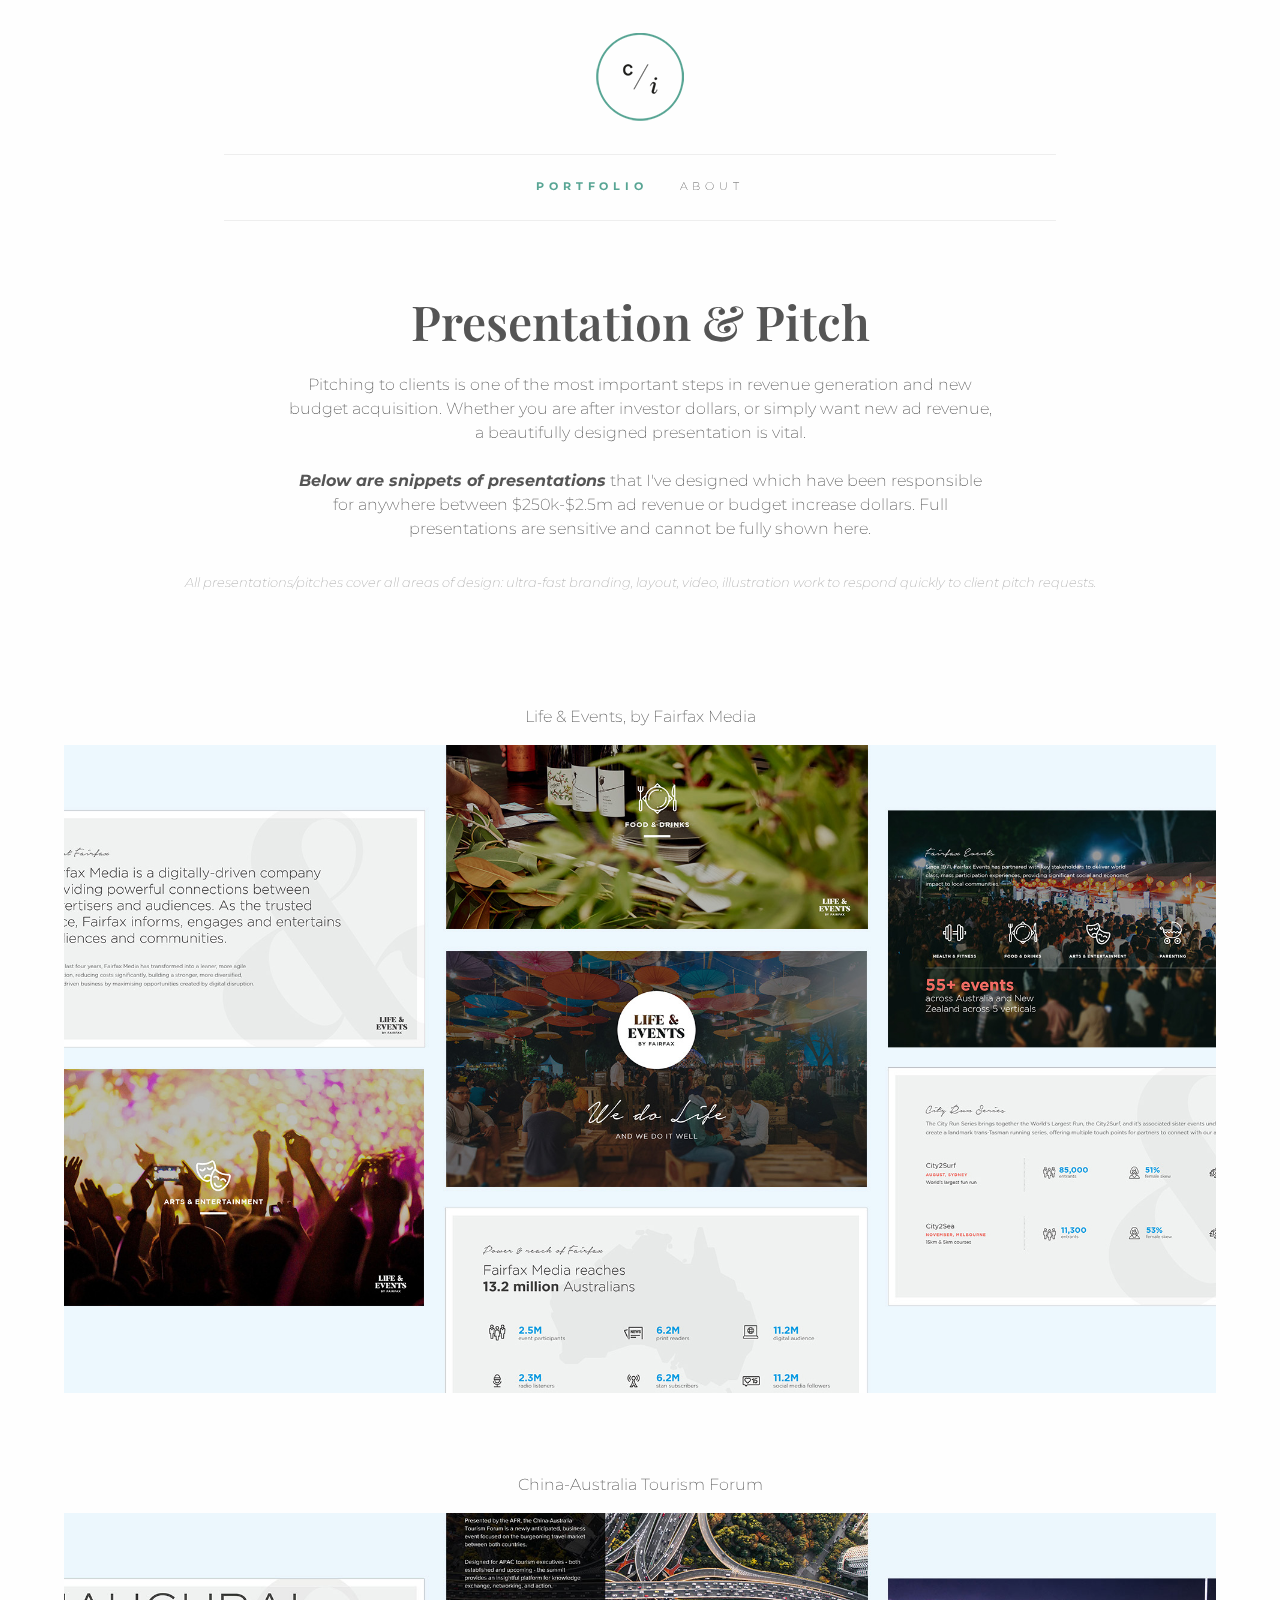
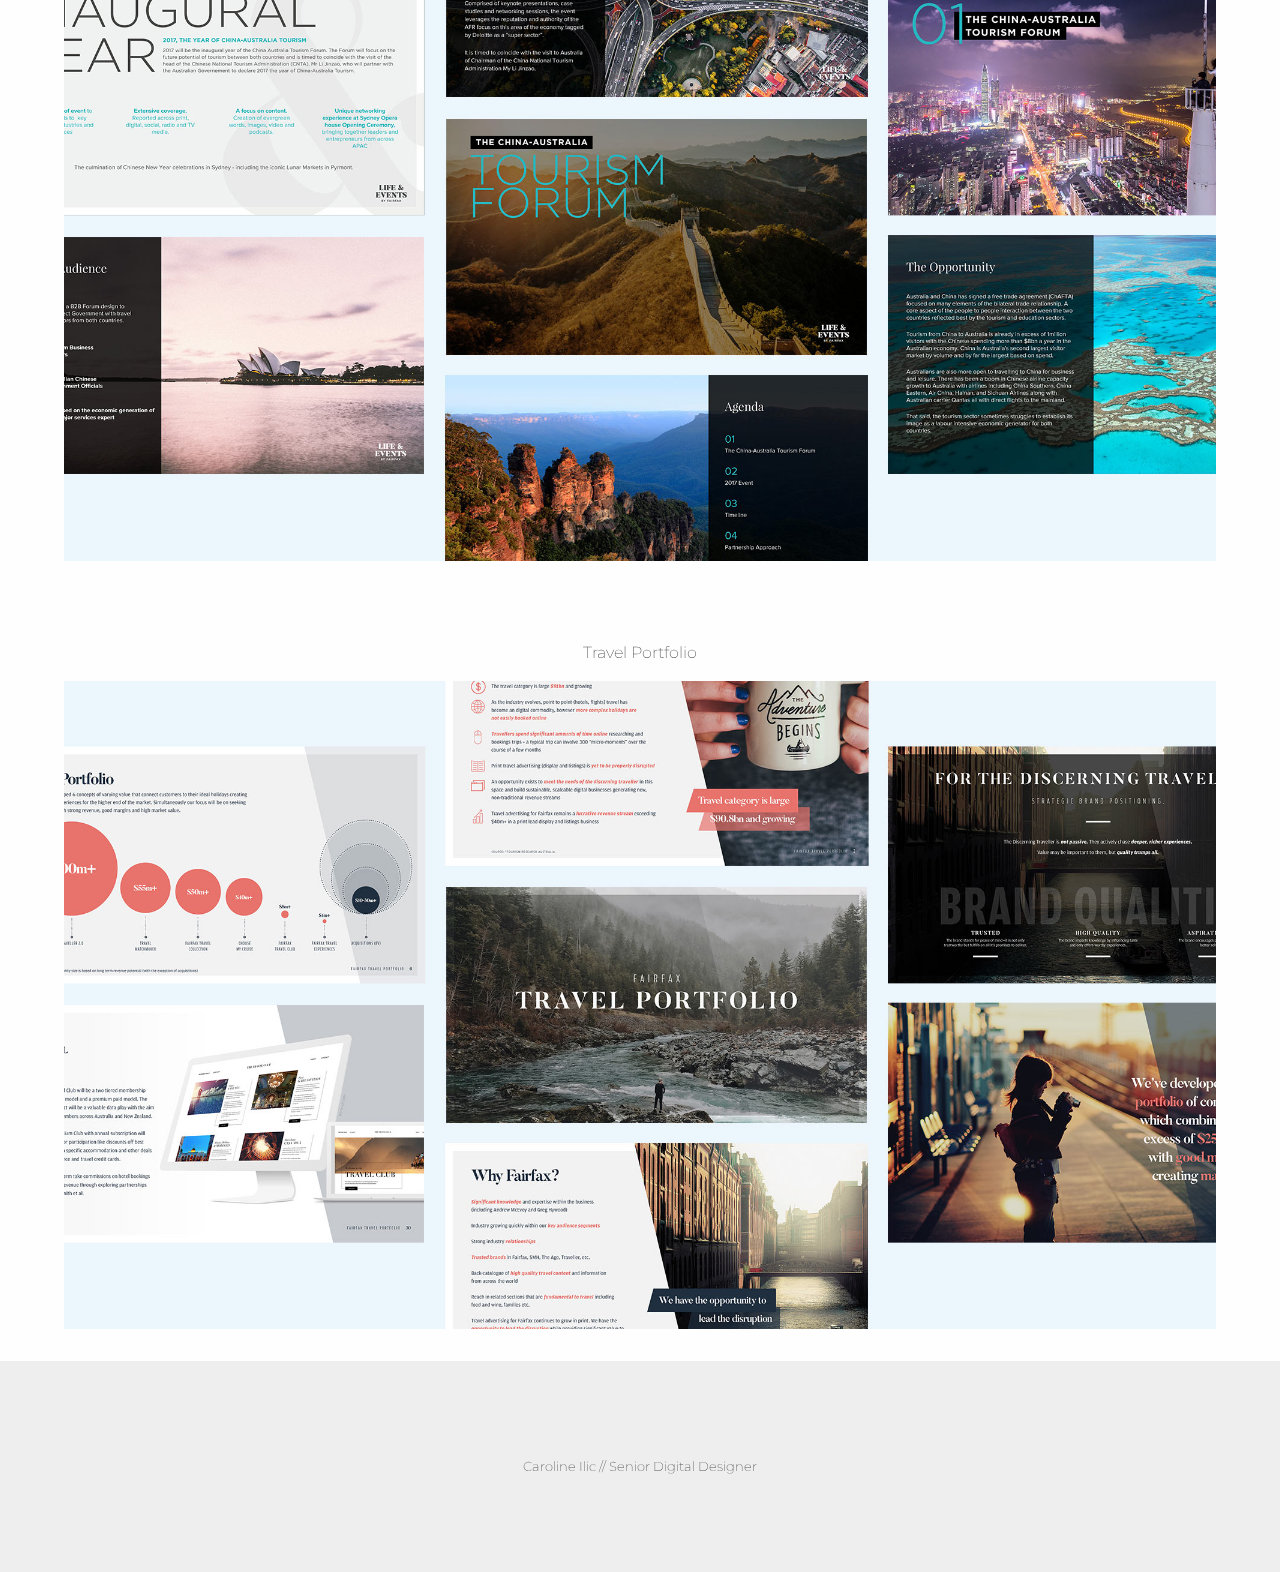
<file: presentation.html>
<!DOCTYPE html>
<!--[if IE 9]>
<html class="lt-ie10" lang="en" >
<![endif]-->
<html class="no-js" lang="en" dir="ltr">
<head>
<link rel="shortcut icon" href="http://carolineilic.github.io/favicon.ico" type="image/x-icon" />
<meta charset="utf-8">
<meta http-equiv="x-ua-compatible" content="ie=edge">
<link data-fontset-id="ce-fontset" href='https://fonts.googleapis.com/css?family=Playfair+Display:400,400italic,700,700italic,900,900italic|Montserrat:400,700' rel='stylesheet' type='text/css'>
<meta name="viewport" content="width=device-width, initial-scale=1.0">
<title>Caroline Ilic | Designer | About</title>
<link rel="stylesheet" href="css/foundation.css">
<link rel="stylesheet" href="css/app.css">
</head>

<body>

<!-- the caroline mobile nav  -->
<div class="off-canvas-wrapper">
  <div class="off-canvas-wrapper-inner" data-off-canvas-wrapper>
    <div class="off-canvas position-left" id="offCanvas" data-off-canvas>
      <div>
        <div class="row">
          <div class="logo-column-mobile"> <img src="images/logoci.png" width="50px"> </div>
        </div>
        <ul class="menu-mobile vertical">
          <li class="active"><a href="https://carolineilic.github.io">PORTFOLIO</a></li>
          <li><a href="https://carolineilic.github.io/about">ABOUT</a></li>
        </ul>
      </div>
    </div>
    <div class="off-canvas-content" data-off-canvas-content>
      <div> 
        
        <!-- the caroline header -->
        <div class="logo-column"> <img src="images/logoci.png"> </div>
        
        <!-- the caroline nav  -->
        <div class="menu-centered wrap hide-for-small-only">
          <ul class="menu">
            <li class="active"><a href="https://carolineilic.github.io">PORTFOLIO</a></li>
            <li><a href="https://carolineilic.github.io/about">ABOUT</a></li>
          </ul>
        </div>
        <div class="mobile-button wrap hide-for-medium hide-for-large">
          <button class="menu-icon" type="button" data-toggle="offCanvas"></button>
        </div>
        
        <!-- the caroline intro -->
        <div class="callout-caroline">Presentation & Pitch</div>
        <div class="callout-intro-mobile text-center wrap"> Pitching to clients is one of the most important steps in revenue generation and new budget acquisition. Whether you are after investor dollars, or simply want new ad revenue, a beautifully designed presentation is vital.<br>
<br>
<em><strong>Below are snippets of presentations</strong></em> that I've designed which have been responsible for anywhere between $250k-$2.5m ad revenue or budget increase dollars. Full presentations are sensitive and cannot be fully shown here.</div>
        
        <div class="project-info">
        <em>All presentations/pitches cover all areas of design: ultra-fast branding, layout, video, illustration work to respond quickly to client pitch requests.</em> </div>
        
        
        <!-- the caroline hero -->
        <section class="wrap-grid">
        
        <div class="pres-text">
        Life & Events, by Fairfax Media</div>
        
        <div class="hero-option">
        <img src="images/life-presentation.jpg">
        </div>
        
        <div class="pres-text">
        China-Australia Tourism Forum</div>
        
        <div class="hero-option">
        <img src="images/cat-presentation.jpg">
        </div>
        
        <div class="pres-text">
        Travel Portfolio</div>
        
        <div class="hero-option">
        <img src="images/travel-presentation.jpg">
        </div>
        
        </section>
        
        
        
        <!-- the caroline back-to-top -->
        <div class="back-top" id="back-top">
  <a href="#">BACK TO TOP</a>
</div>

        
        
        <!-- the caroline footer -->
        <footer class="footer">
          <div class="wrap">Caroline Ilic // Senior Digital Designer</div>
        </footer>
      </div>
    </div>
  </div>
</div>
<script src="js/vendor/jquery.js"></script> 
<script src="js/vendor/what-input.js"></script> 
<script src="js/vendor/foundation.js"></script> 
<script src="js/app.js"></script>
<script>
$(document).ready(function(){

  // hide #back-top first
  $("#back-top").hide();

  // fade in #back-top
  $(function () {
    $(window).scroll(function () {
      if ($(this).scrollTop() > 100) {
        $('#back-top').fadeIn();
      } else {
        $('#back-top').fadeOut();
      }
    });

    // scroll body to 0px on click
    $('#back-top .fi-arrow-up').click(function () {
      $('body,html').animate({
        scrollTop: 0
      }, 800);
      return false;
    });
  });

});
</script>
</body>
</html>
</file>
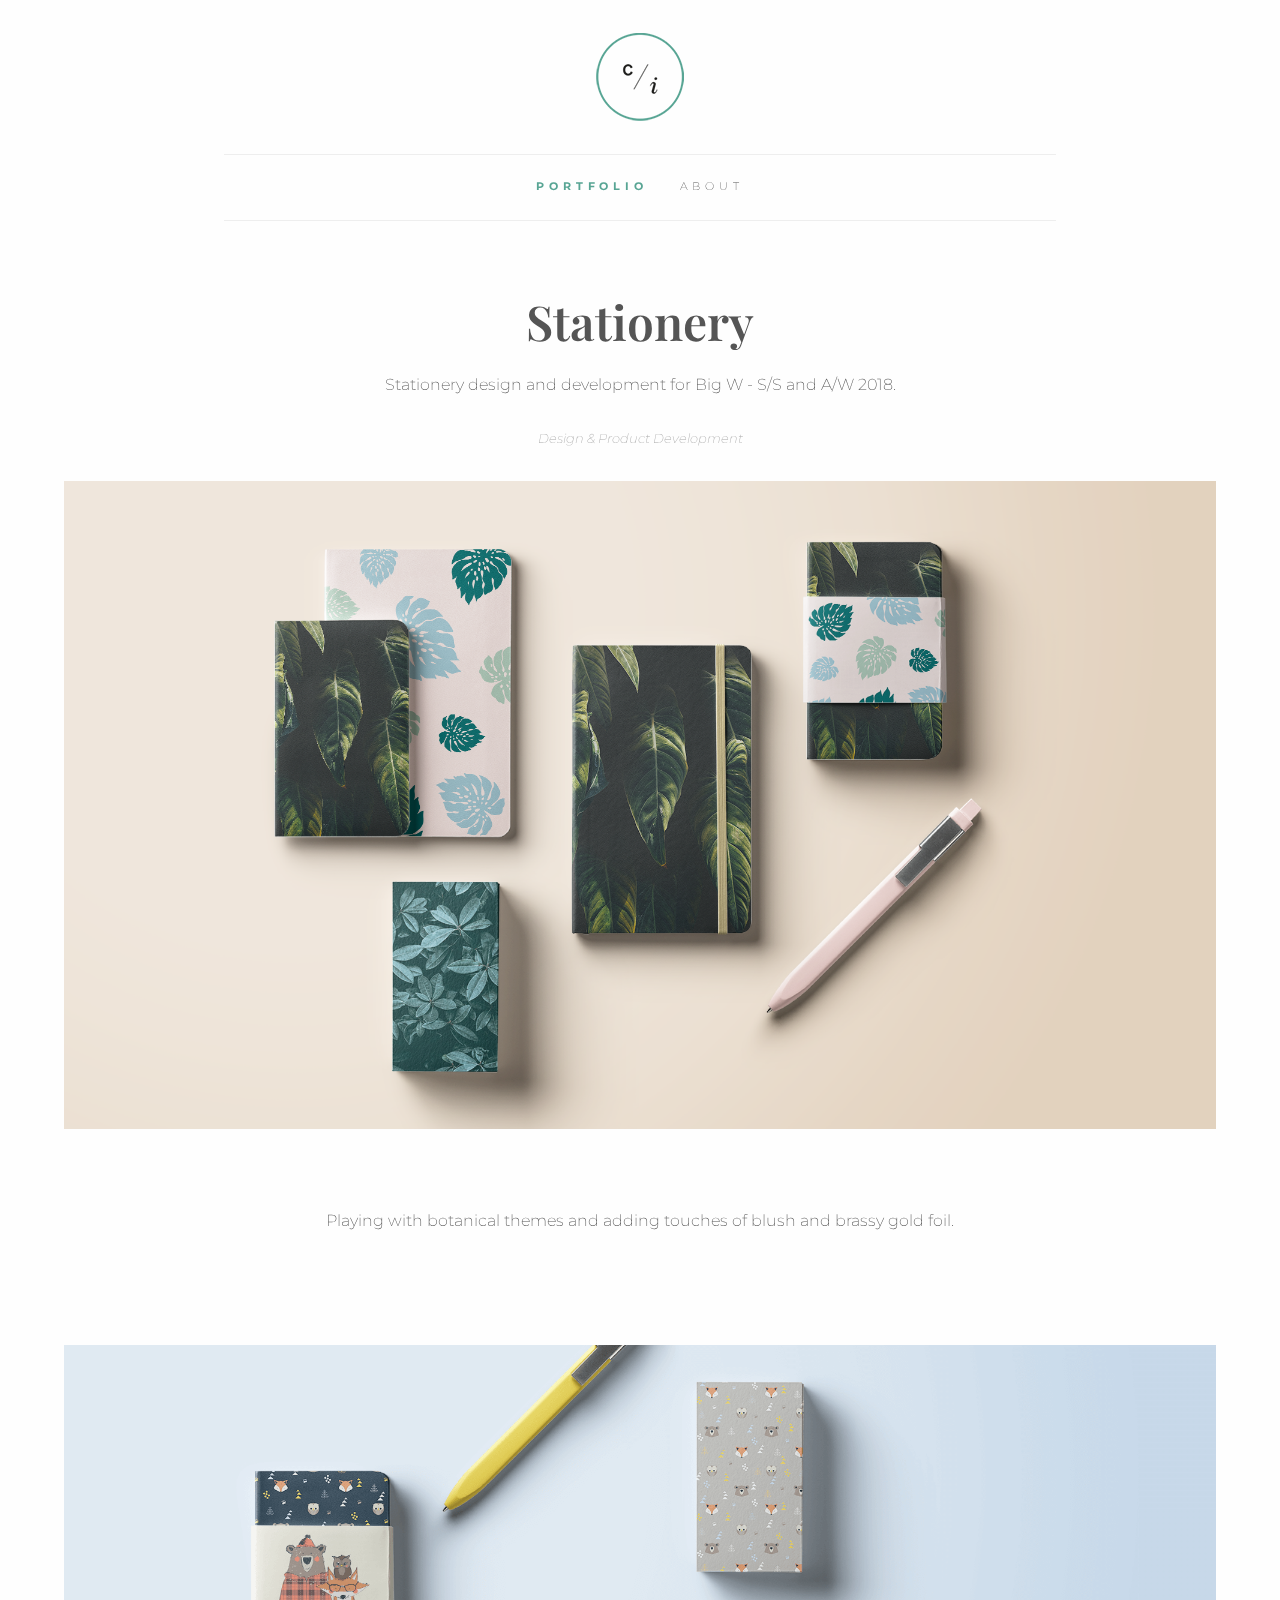
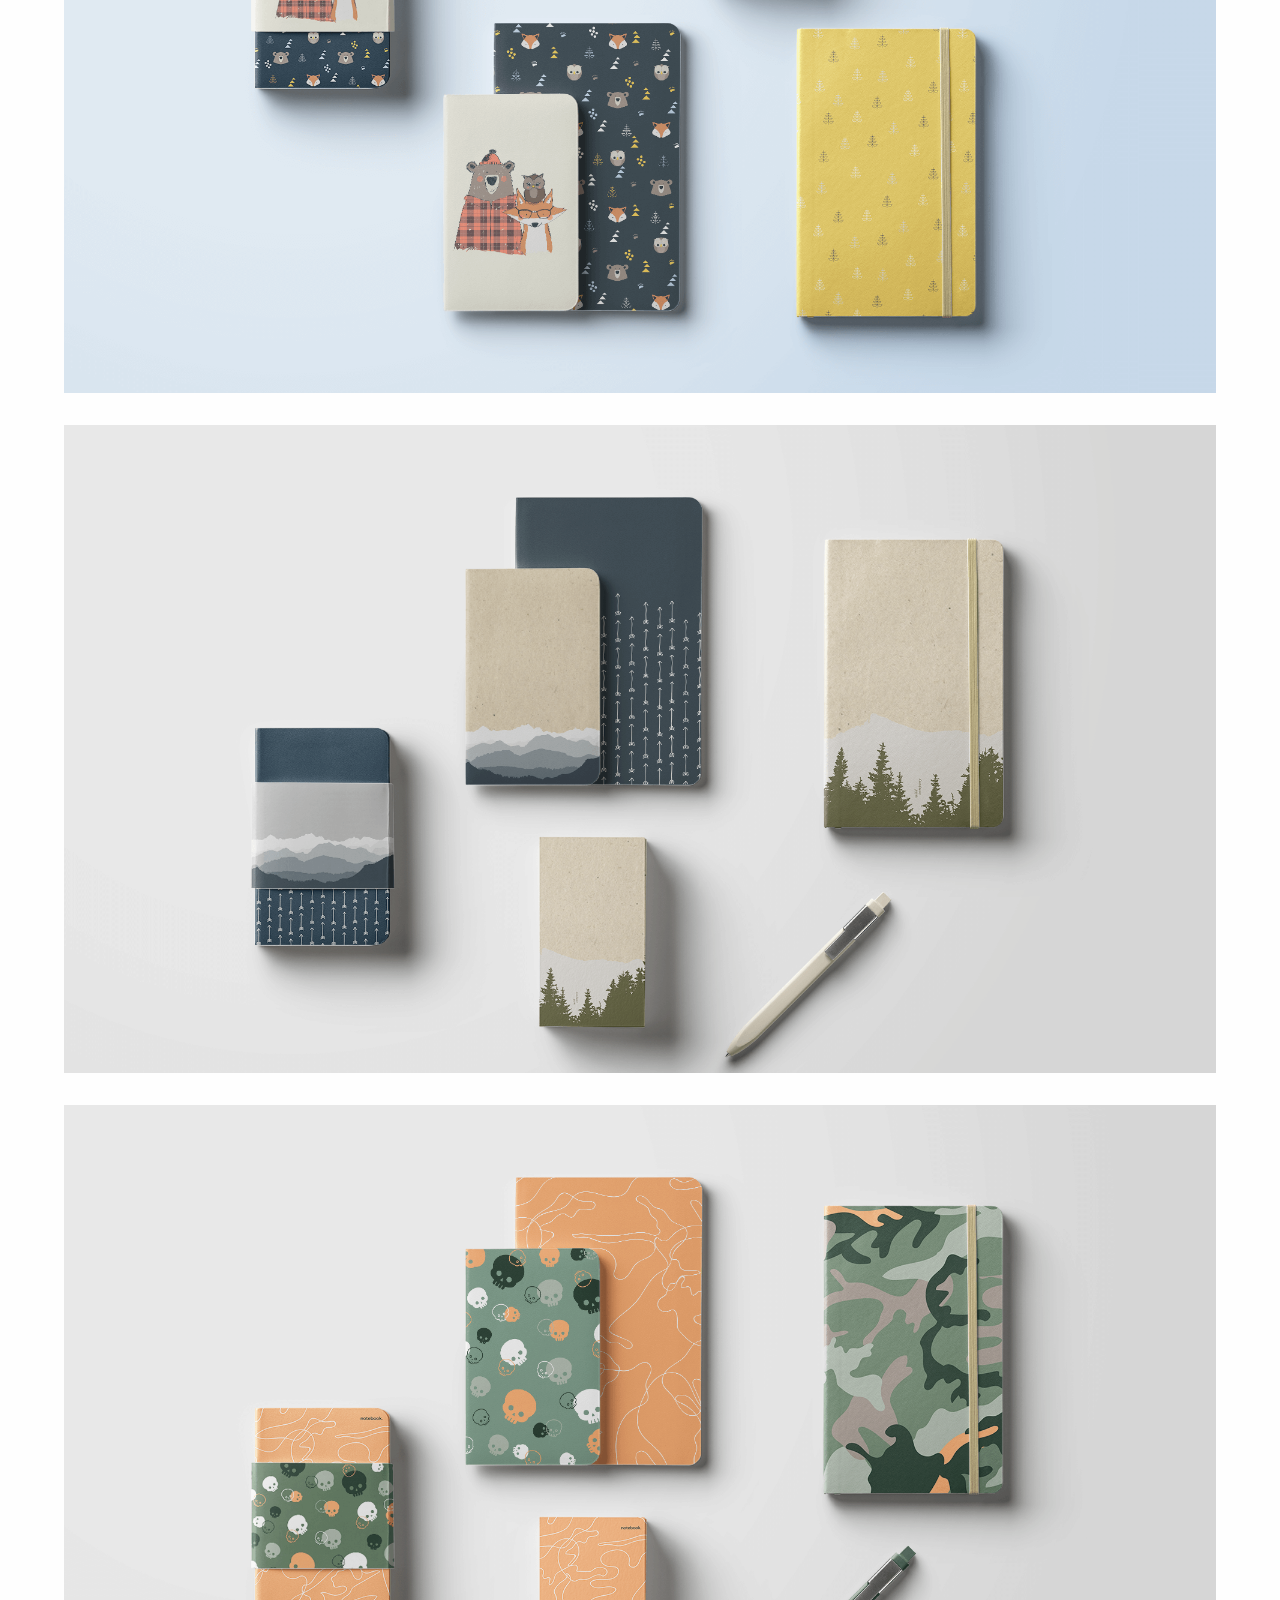
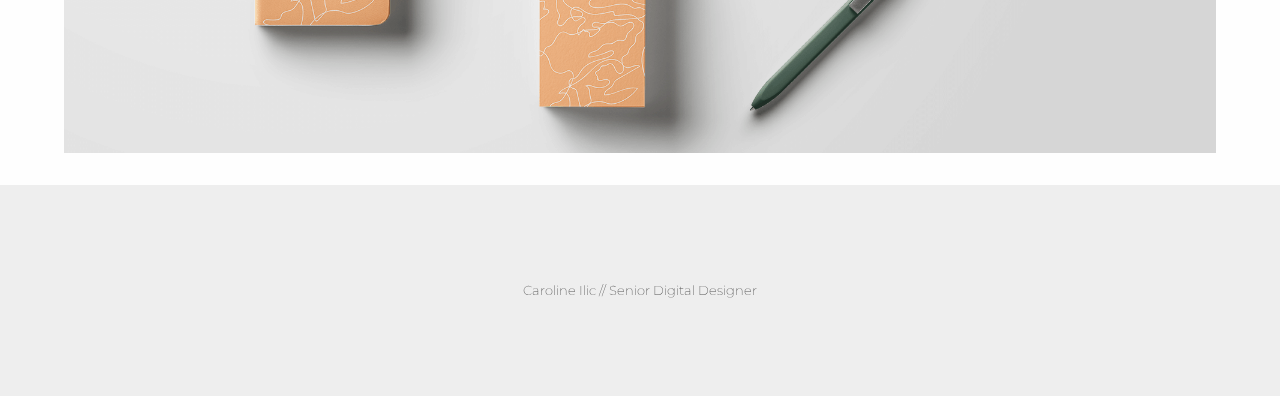
<file: stationery.html>
<!DOCTYPE html>
<!--[if IE 9]>
<html class="lt-ie10" lang="en" >
<![endif]-->
<html class="no-js" lang="en" dir="ltr">
<head>
<link rel="shortcut icon" href="http://carolineilic.github.io/favicon.ico" type="image/x-icon" />
<meta charset="utf-8">
<meta http-equiv="x-ua-compatible" content="ie=edge">
<link data-fontset-id="ce-fontset" href='https://fonts.googleapis.com/css?family=Playfair+Display:400,400italic,700,700italic,900,900italic|Montserrat:400,700' rel='stylesheet' type='text/css'>
<meta name="viewport" content="width=device-width, initial-scale=1.0">
<title>Caroline Ilic | Designer | Branding</title>
<link rel="stylesheet" href="css/foundation.css">
<link rel="stylesheet" href="css/app.css">
</head>

<body>

<!-- the caroline mobile nav  -->
<div class="off-canvas-wrapper">
  <div class="off-canvas-wrapper-inner" data-off-canvas-wrapper>
    <div class="off-canvas position-left" id="offCanvas" data-off-canvas>
      <div>
        <div class="row">
          <div class="logo-column-mobile"> <img src="images/logoci.png" width="50px"> </div>
        </div>
        <ul class="menu-mobile vertical">
          <li class="active"><a href="https://carolineilic.github.io">PORTFOLIO</a></li>
          <li><a href="https://carolineilic.github.io/about">ABOUT</a></li>
        </ul>
      </div>
    </div>
    <div class="off-canvas-content" data-off-canvas-content>
      <div> 
        
        <!-- the caroline header -->
        <div class="logo-column"> <img src="images/logoci.png"> </div>
        
        <!-- the caroline nav  -->
        <div class="menu-centered wrap hide-for-small-only">
          <ul class="menu">
            <li class="active"><a href="https://carolineilic.github.io">PORTFOLIO</a></li>
            <li><a href="https://carolineilic.github.io/about">ABOUT</a></li>
          </ul>
        </div>
        <div class="mobile-button wrap hide-for-medium hide-for-large">
          <button class="menu-icon" type="button" data-toggle="offCanvas"></button>
        </div>
                
        <!-- the caroline intro -->
        <div class="callout-caroline">Stationery</div>
        <div class="callout-intro-mobile text-center wrap">Stationery design and development for Big W - S/S and A/W 2018.</div>
        
        <div class="project-info">
        <em>Design & Product Development</em> </div>
        
        
        <!-- the caroline hero -->
        
        <section class="wrap-grid">
        <div class="hero-option">
        <img src="images/Stationery-Thumbnail.png">
        </div>
        
         <div class="project-text">
        Playing with botanical themes and adding touches of blush and brassy gold foil.</div>
        
        
      
        
        <div class="hero">
        <img src="images/stationery-lay-1.png">
        </div>
        
        <div class="hero">
        <img src="images/stationery-lay-2.png">
        </div>
        
        <div class="hero">
        <img src="images/stationery-lay-3.png">
        </div>
       
       
        </section>
        
        
      <!-- the caroline back-to-top -->
        <div class="back-top" id="back-top">
  <a href="#">BACK TO TOP</a>
</div>

        
        
        <!-- the caroline footer -->
        <footer class="footer">
          <div class="wrap">Caroline Ilic // Senior Digital Designer</div>
        </footer>
      </div>
    </div>
  </div>
</div>
<script src="js/vendor/jquery.js"></script> 
<script src="js/vendor/what-input.js"></script> 
<script src="js/vendor/foundation.js"></script> 
<script src="js/app.js"></script>
<script>
$(document).ready(function(){

  // hide #back-top first
  $("#back-top").hide();

  // fade in #back-top
  $(function () {
    $(window).scroll(function () {
      if ($(this).scrollTop() > 100) {
        $('#back-top').fadeIn();
      } else {
        $('#back-top').fadeOut();
      }
    });

    // scroll body to 0px on click
    $('#back-top .fi-arrow-up').click(function () {
      $('body,html').animate({
        scrollTop: 0
      }, 800);
      return false;
    });
  });

});
</script>
</body>
</html>
</file>
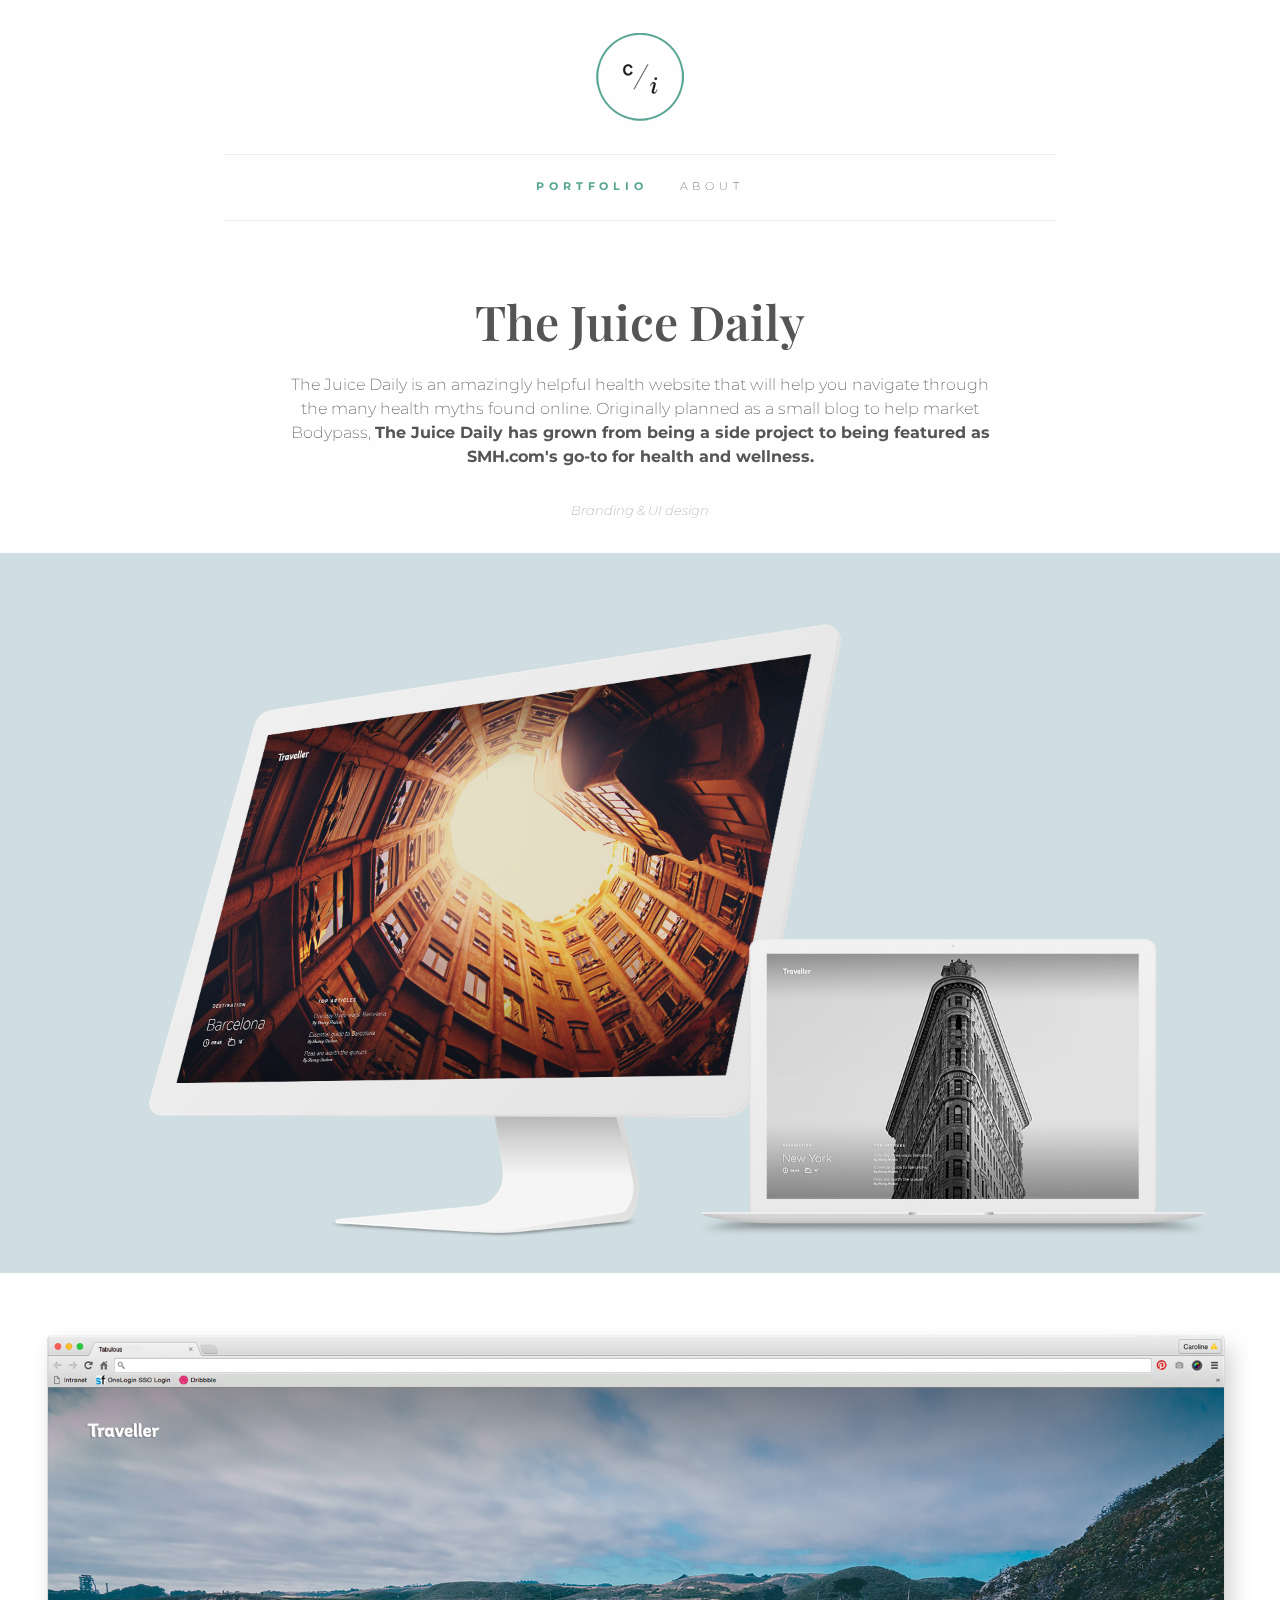
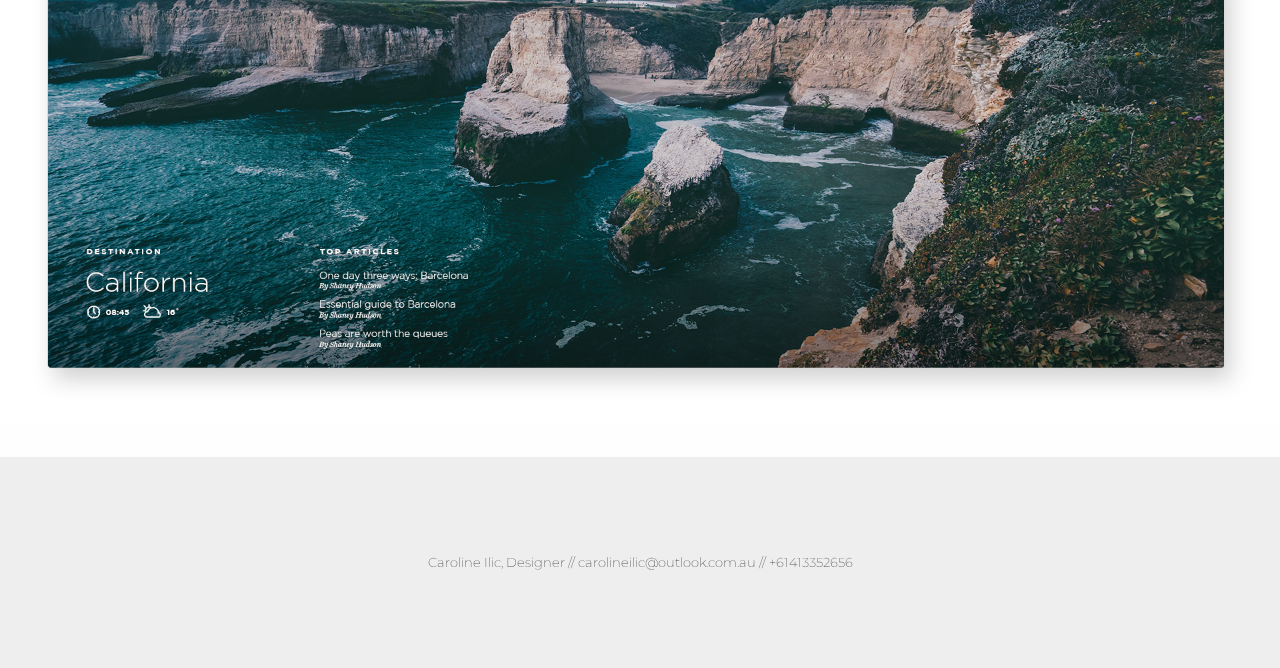
<file: test.html>
<!DOCTYPE html>
<!--[if IE 9]>
<html class="lt-ie10" lang="en" >
<![endif]-->
<html class="no-js" lang="en" dir="ltr">
<head>
<link rel="shortcut icon" href="http://carolineilic.github.io/favicon.ico" type="image/x-icon" />
<meta charset="utf-8">
<meta http-equiv="x-ua-compatible" content="ie=edge">
<link data-fontset-id="ce-fontset" href='https://fonts.googleapis.com/css?family=Playfair+Display:400,400italic,700,700italic,900,900italic|Montserrat:400,700' rel='stylesheet' type='text/css'>
<meta name="viewport" content="width=device-width, initial-scale=1.0">
<title>I, Caroline</title>
<link rel="stylesheet" href="css/foundation.css">
<link rel="stylesheet" href="css/app.css">
</head>

<body>

<!-- the caroline mobile nav  -->
<div class="off-canvas-wrapper">
  <div class="off-canvas-wrapper-inner" data-off-canvas-wrapper>
    <div class="off-canvas position-left" id="offCanvas" data-off-canvas>
      <div>
        <div class="row">
          <div class="logo-column-mobile"> <img src="images/logoci.png" width="50px"> </div>
        </div>
        <ul class="menu-mobile vertical">
          <li class="active"><a href="https://carolineilic.github.io">PORTFOLIO</a></li>
          <li><a href="https://carolineilic.github.io/about">ABOUT</a></li>
        </ul>
      </div>
    </div>
    <div class="off-canvas-content" data-off-canvas-content>
      <div> 
        
        <!-- the caroline header -->
        <div class="logo-column"> <img src="images/logoci.png"> </div>
        
        <!-- the caroline nav  -->
        <div class="menu-centered wrap hide-for-small-only">
          <ul class="menu">
            <li class="active"><a href="https://carolineilic.github.io">PORTFOLIO</a></li>
            <li><a href="https://carolineilic.github.io/about">ABOUT</a></li>
          </ul>
        </div>
        <div class="mobile-button wrap hide-for-medium hide-for-large">
          <button class="menu-icon" type="button" data-toggle="offCanvas"></button>
        </div>
        
        <!-- the caroline intro -->
        <div class="callout-caroline">The Juice Daily</div>
        <div class="callout-intro-mobile text-center wrap"> The Juice Daily is an amazingly helpful health website that will help you navigate through the many health myths found online. Originally planned as a small blog to help market Bodypass, <strong>The Juice Daily has grown from being a side project to being featured as SMH.com's go-to for health and wellness.</strong></div>
        
        <div class="project-info">
        <em>Branding & UI design</em> </div>
        
         <!-- the caroline hero -->
        <div class="hero-option">
        <img src="images/tabulous-mocks.jpg">
        
        </div>
        <div class="hero">
        <img src="images/tabulous-screen.jpg">
        
        </div>
        
        <!-- the caroline footer -->
        <footer class="footer">
          <div class="wrap"> Caroline Ilic, Designer // <a href="mailto:carolineilic@outlook.com.au">carolineilic@outlook.com.au</a> // +61413352656</div>
        </footer>
      </div>
    </div>
  </div>
</div>
<script src="js/vendor/jquery.js"></script> 
<script src="js/vendor/what-input.js"></script> 
<script src="js/vendor/foundation.js"></script> 
<script src="js/app.js"></script>
</body>
</html>
</file>
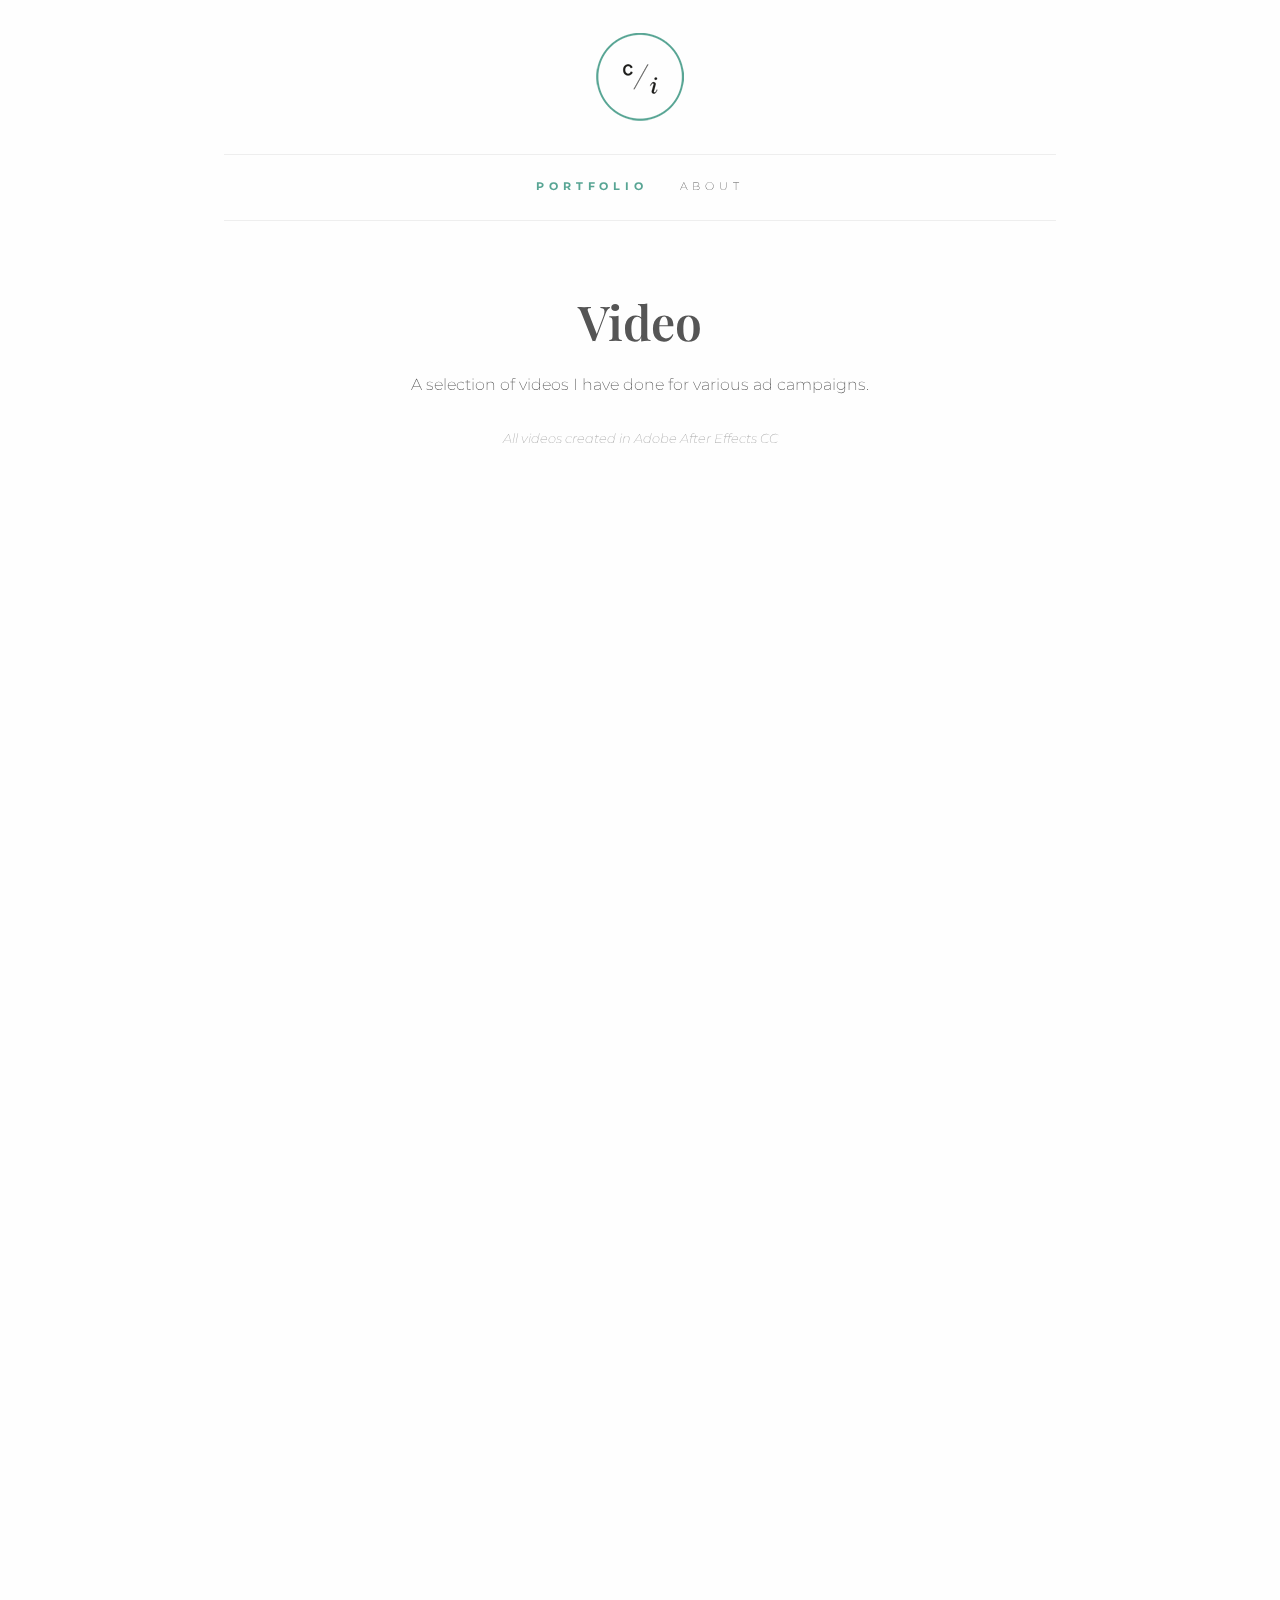
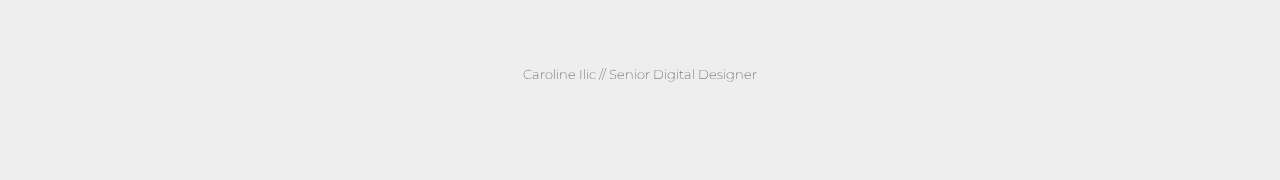
<file: video.html>
<!DOCTYPE html>
<!--[if IE 9]>
<html class="lt-ie10" lang="en" >
<![endif]-->
<html class="no-js" lang="en" dir="ltr">
<head>
<link rel="shortcut icon" href="http://carolineilic.github.io/favicon.ico" type="image/x-icon" />
<meta charset="utf-8">
<meta http-equiv="x-ua-compatible" content="ie=edge">
<link data-fontset-id="ce-fontset" href='https://fonts.googleapis.com/css?family=Playfair+Display:400,400italic,700,700italic,900,900italic|Montserrat:400,700' rel='stylesheet' type='text/css'>
<meta name="viewport" content="width=device-width, initial-scale=1.0">
<title>Caroline Ilic | Designer | Video</title>
<link rel="stylesheet" href="css/foundation.css">
<link rel="stylesheet" href="css/app.css">
</head>

<body>

<!-- the caroline mobile nav  -->
<div class="off-canvas-wrapper">
  <div class="off-canvas-wrapper-inner" data-off-canvas-wrapper>
    <div class="off-canvas position-left" id="offCanvas" data-off-canvas>
      <div>
        <div class="row">
          <div class="logo-column-mobile"> <img src="images/logoci.png" width="50px"> </div>
        </div>
        <ul class="menu-mobile vertical">
          <li class="active"><a href="https://carolineilic.github.io">PORTFOLIO</a></li>
          <li><a href="https://carolineilic.github.io/about">ABOUT</a></li>
        </ul>
      </div>
    </div>
    <div class="off-canvas-content" data-off-canvas-content>
      <div> 
        
        <!-- the caroline header -->
        <div class="logo-column"> <img src="images/logoci.png"> </div>
        
        <!-- the caroline nav  -->
        <div class="menu-centered wrap hide-for-small-only">
          <ul class="menu">
            <li class="active"><a href="https://carolineilic.github.io">PORTFOLIO</a></li>
            <li><a href="https://carolineilic.github.io/about">ABOUT</a></li>
          </ul>
        </div>
        <div class="mobile-button wrap hide-for-medium hide-for-large">
          <button class="menu-icon" type="button" data-toggle="offCanvas"></button>
        </div>
        
        <!-- the caroline intro -->
        <div class="callout-caroline">Video</div>
        <div class="callout-intro-mobile text-center wrap">A selection of videos I have done for various ad campaigns. </div>
        
        <div class="project-info">
        <em>All videos created in Adobe After Effects CC</em> </div>
        
        
        <!-- the caroline video section -->
        <div class="wrap">
        <div class="flex-video"><iframe width="560" height="315" src="https://www.youtube.com/embed/esG00jr1epo" frameborder="0" allowfullscreen></iframe></div>
        
        <div class="flex-video"><iframe width="560" height="315" src="https://www.youtube.com/embed/QPud170Kf_E" frameborder="0" allowfullscreen></iframe></div>
        
        <div class="flex-video"><iframe width="560" height="315" src="https://www.youtube.com/embed/beQxZsp5hDM" frameborder="0" allowfullscreen></iframe></div>
       
        
        <div class="flex-video"><iframe width="560" height="315" src="https://www.youtube.com/embed/6ebiLgPBESw" frameborder="0" allowfullscreen></iframe></div>
        </div>
         </div>
        
        <!-- the caroline back-to-top -->
        <div class="back-top" id="back-top">
  <a href="#">BACK TO TOP</a>
</div>

        
        
        <!-- the caroline footer -->
        <footer class="footer">
          <div class="wrap">Caroline Ilic // Senior Digital Designer</div>
        </footer>
      </div>
    </div>
  </div>
</div>
<script src="js/vendor/jquery.js"></script> 
<script src="js/vendor/what-input.js"></script> 
<script src="js/vendor/foundation.js"></script> 
<script src="js/app.js"></script>
<script>
$(document).ready(function(){

  // hide #back-top first
  $("#back-top").hide();

  // fade in #back-top
  $(function () {
    $(window).scroll(function () {
      if ($(this).scrollTop() > 100) {
        $('#back-top').fadeIn();
      } else {
        $('#back-top').fadeOut();
      }
    });

    // scroll body to 0px on click
    $('#back-top .fi-arrow-up').click(function () {
      $('body,html').animate({
        scrollTop: 0
      }, 800);
      return false;
    });
  });

});
</script>
</body>
</html>
</file>
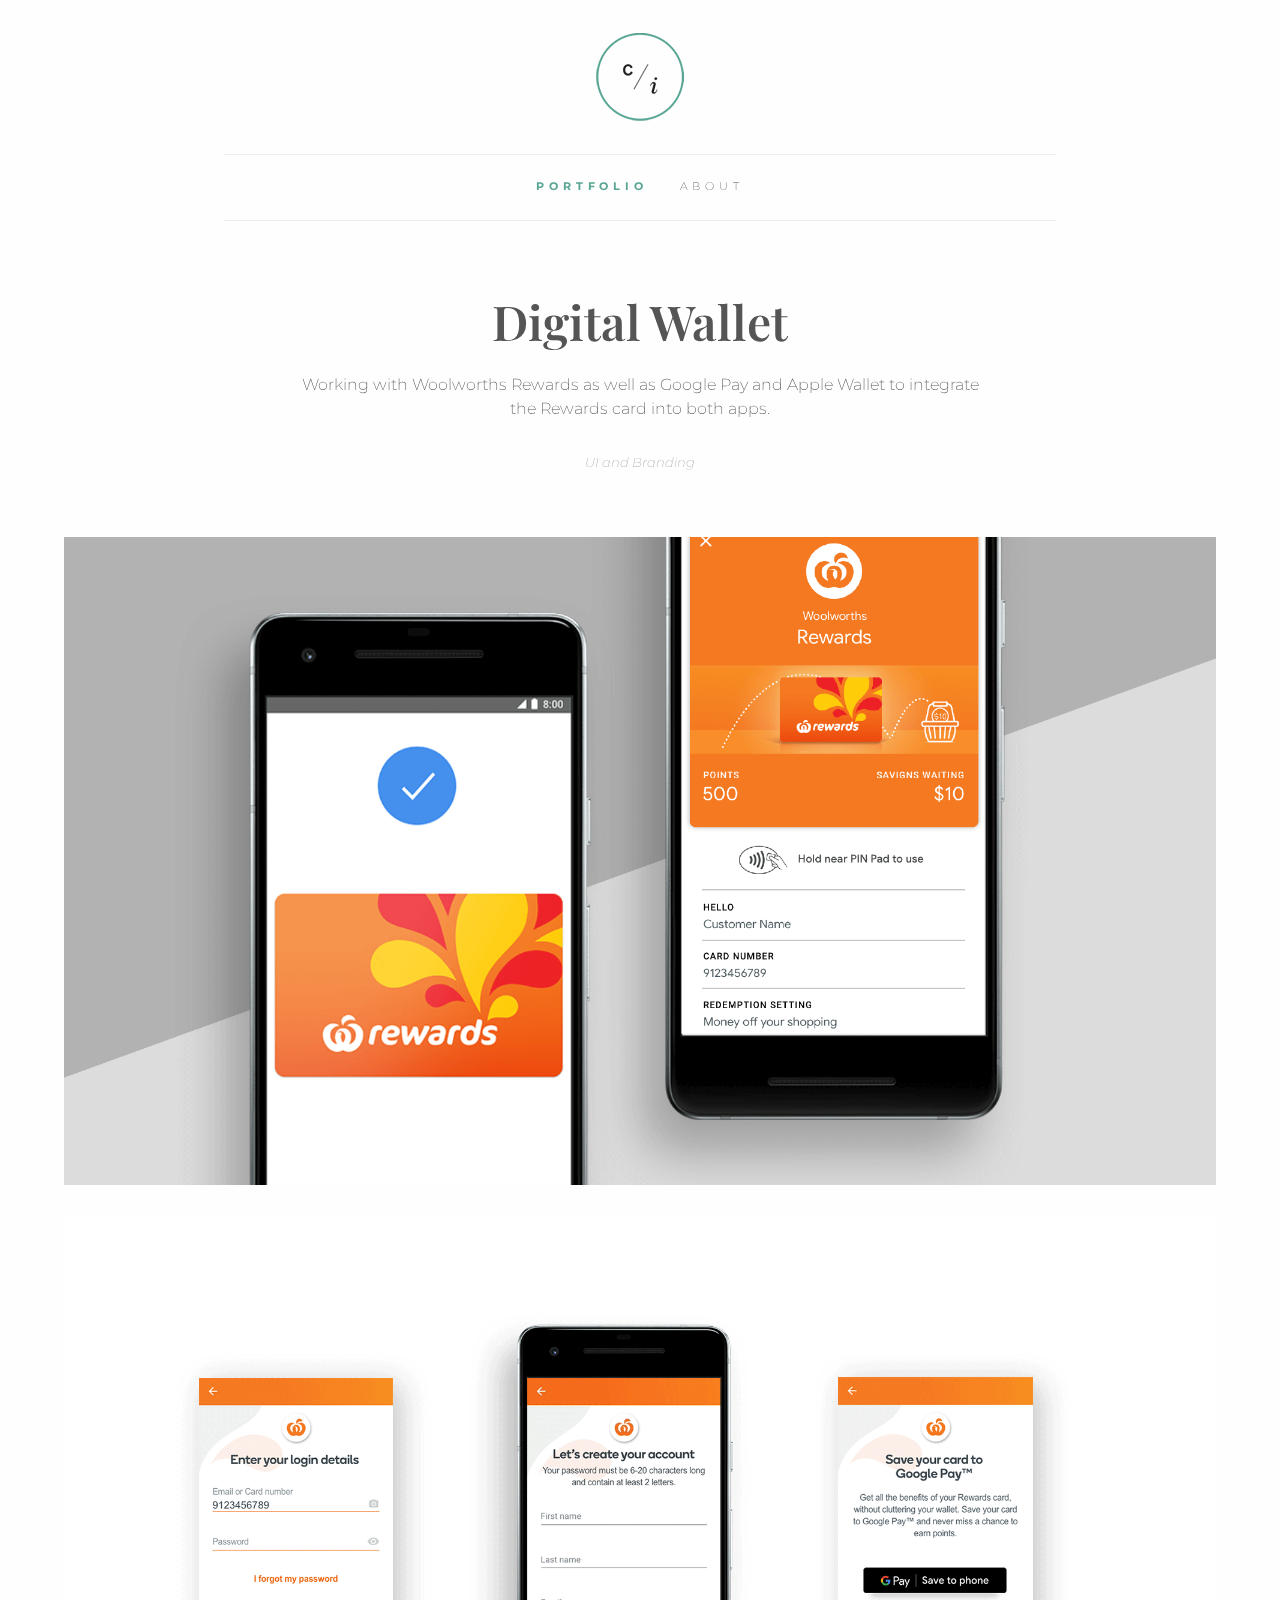
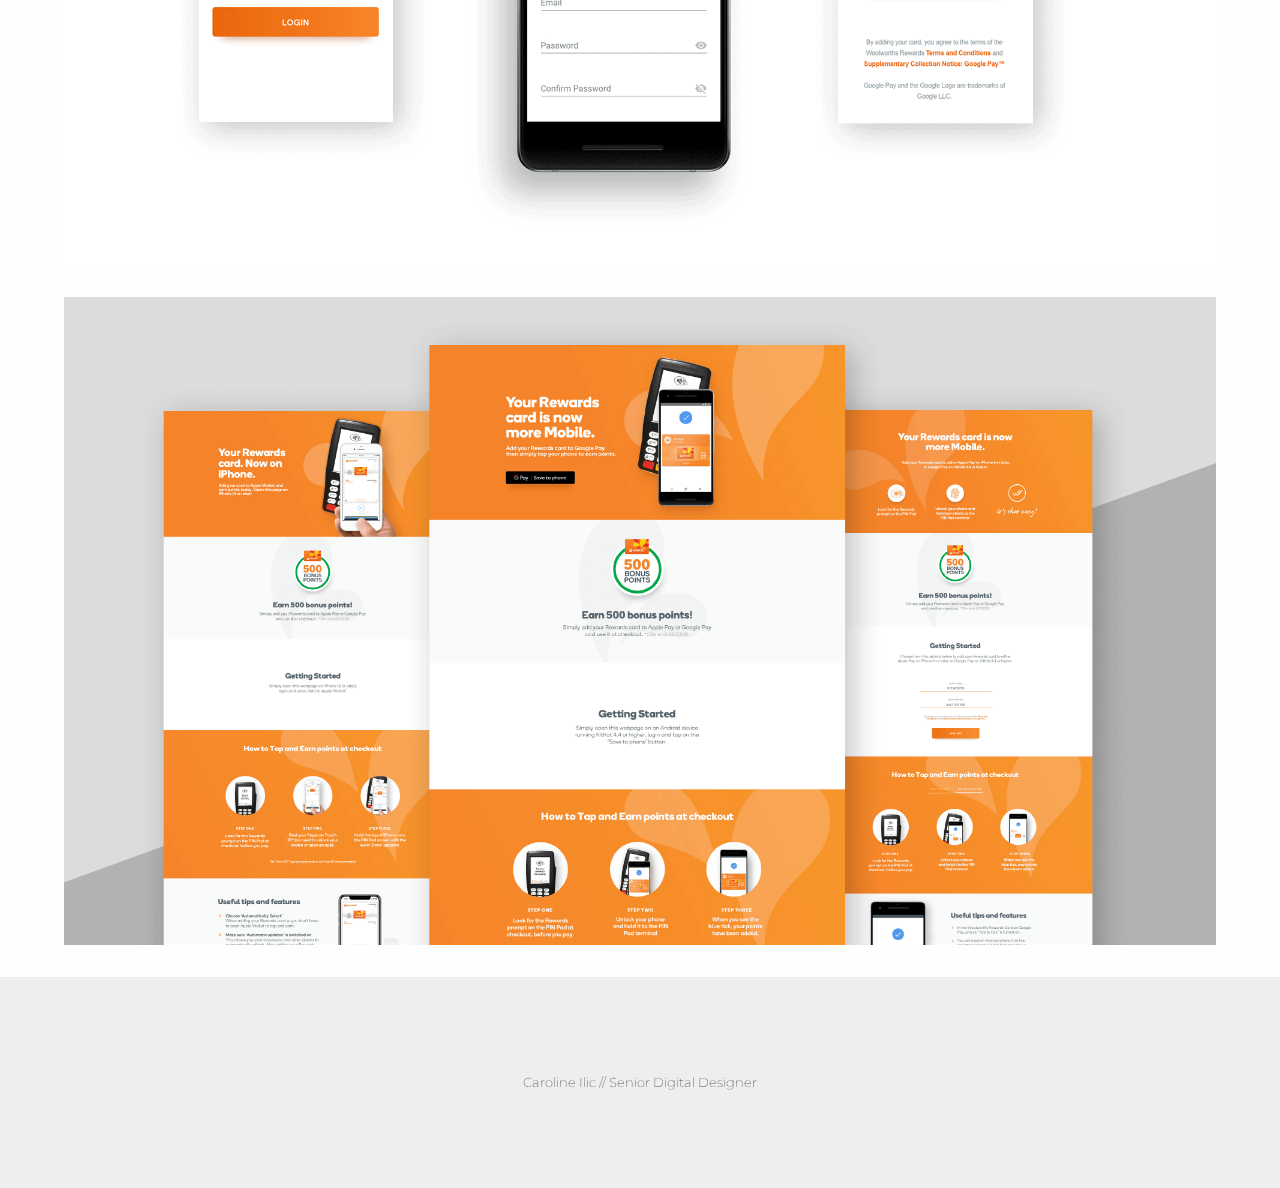
<file: wallet.html>
<!DOCTYPE html>
<!--[if IE 9]>
<html class="lt-ie10" lang="en" >
<![endif]-->
<html class="no-js" lang="en" dir="ltr">
<head>
<link rel="shortcut icon" href="http://carolineilic.github.io/favicon.ico" type="image/x-icon" />
<meta charset="utf-8">
<meta http-equiv="x-ua-compatible" content="ie=edge">
<link data-fontset-id="ce-fontset" href='https://fonts.googleapis.com/css?family=Playfair+Display:400,400italic,700,700italic,900,900italic|Montserrat:400,700' rel='stylesheet' type='text/css'>
<meta name="viewport" content="width=device-width, initial-scale=1.0">
<title>Caroline Ilic | Designer | Chrome Extension</title>
<link rel="stylesheet" href="css/foundation.css">
<link rel="stylesheet" href="css/app.css">
</head>

<body>

<!-- the caroline mobile nav  -->
<div class="off-canvas-wrapper">
  <div class="off-canvas-wrapper-inner" data-off-canvas-wrapper>
    <div class="off-canvas position-left" id="offCanvas" data-off-canvas>
      <div>
        <div class="row">
          <div class="logo-column-mobile"> <img src="images/logoci.png" width="50px"> </div>
        </div>
        <ul class="menu-mobile vertical">
          <li class="active"><a href="https://carolineilic.github.io">PORTFOLIO</a></li>
          <li><a href="https://carolineilic.github.io/about">ABOUT</a></li>
        </ul>
      </div>
    </div>
    <div class="off-canvas-content" data-off-canvas-content>
      <div> 
        
        <!-- the caroline header -->
        <div class="logo-column"> <img src="images/logoci.png"> </div>
        
        <!-- the caroline nav  -->
        <div class="menu-centered wrap hide-for-small-only">
          <ul class="menu">
            <li class="active"><a href="https://carolineilic.github.io">PORTFOLIO</a></li>
            <li><a href="https://carolineilic.github.io/about">ABOUT</a></li>
          </ul>
        </div>
        <div class="mobile-button wrap hide-for-medium hide-for-large">
          <button class="menu-icon" type="button" data-toggle="offCanvas"></button>
        </div>
        
        <!-- the caroline intro -->
        <div class="callout-caroline">Digital Wallet</div>
        <div class="callout-intro-mobile text-center wrap">Working with Woolworths Rewards as well as Google Pay and Apple Wallet to integrate the Rewards card into both apps.</div>
        
        <div class="project-info">
        <em>UI and Branding</em> </div>
        
        
        <!-- the caroline hero -->
        <section class="wrap-grid">
        
        <div class="hero">
        <img src="images/digital-wallet.png">
        </div>
			
		<div class="hero">
        <img src="images/digital-wallet-2.gif">
        </div>
        
        <div class="hero">
        <img src="images/digital-wallet-4.png">
        </div>
        
        
        </section>
        
        <!-- the caroline back-to-top -->
        <div class="back-top" id="back-top">
  <a href="#">BACK TO TOP</a>
</div>

        
        
        <!-- the caroline footer -->
        <footer class="footer">
          <div class="wrap"> Caroline Ilic // Senior Digital Designer</div>
        </footer>
      </div>
    </div>
  </div>
</div>
<script src="js/vendor/jquery.js"></script> 
<script src="js/vendor/what-input.js"></script> 
<script src="js/vendor/foundation.js"></script> 
<script src="js/app.js"></script>
<script>
$(document).ready(function(){

  // hide #back-top first
  $("#back-top").hide();

  // fade in #back-top
  $(function () {
    $(window).scroll(function () {
      if ($(this).scrollTop() > 100) {
        $('#back-top').fadeIn();
      } else {
        $('#back-top').fadeOut();
      }
    });

    // scroll body to 0px on click
    $('#back-top .fi-arrow-up').click(function () {
      $('body,html').animate({
        scrollTop: 0
      }, 800);
      return false;
    });
  });

});
</script>
</body>
</html>
</file>
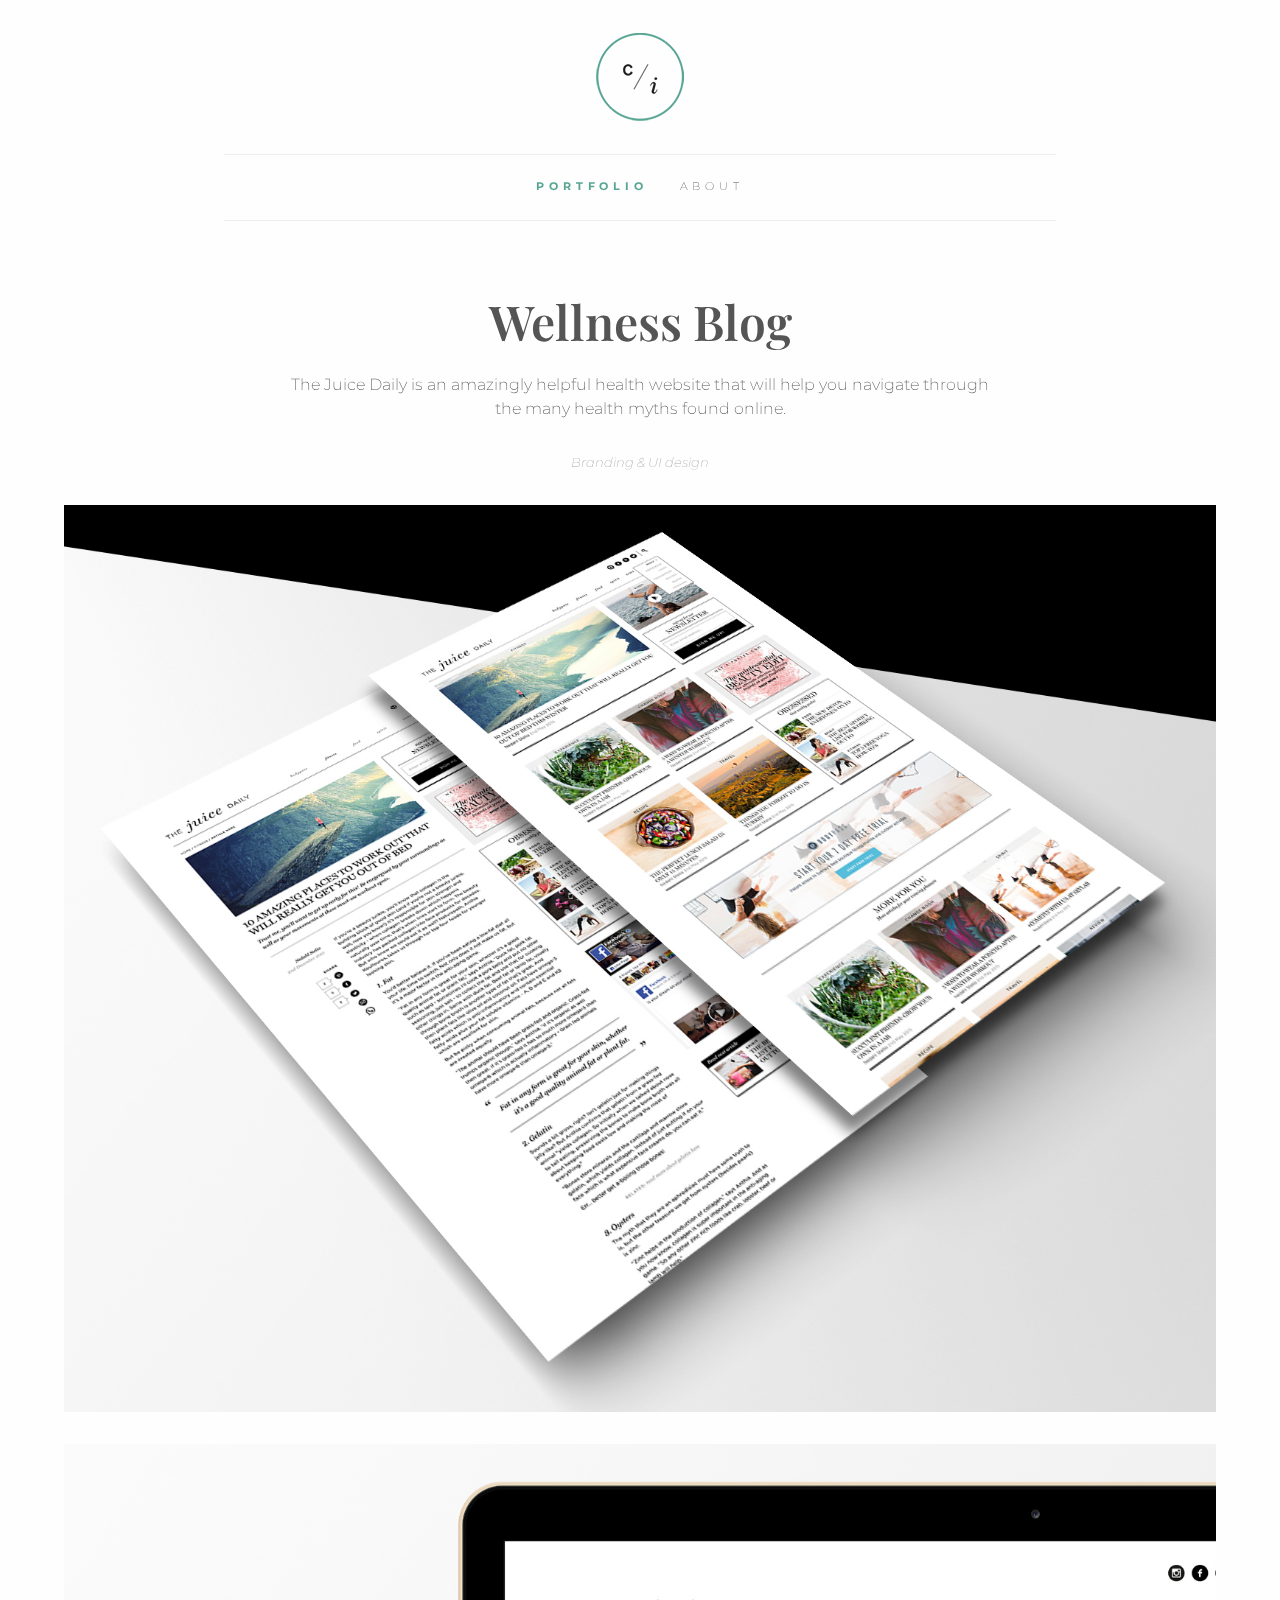
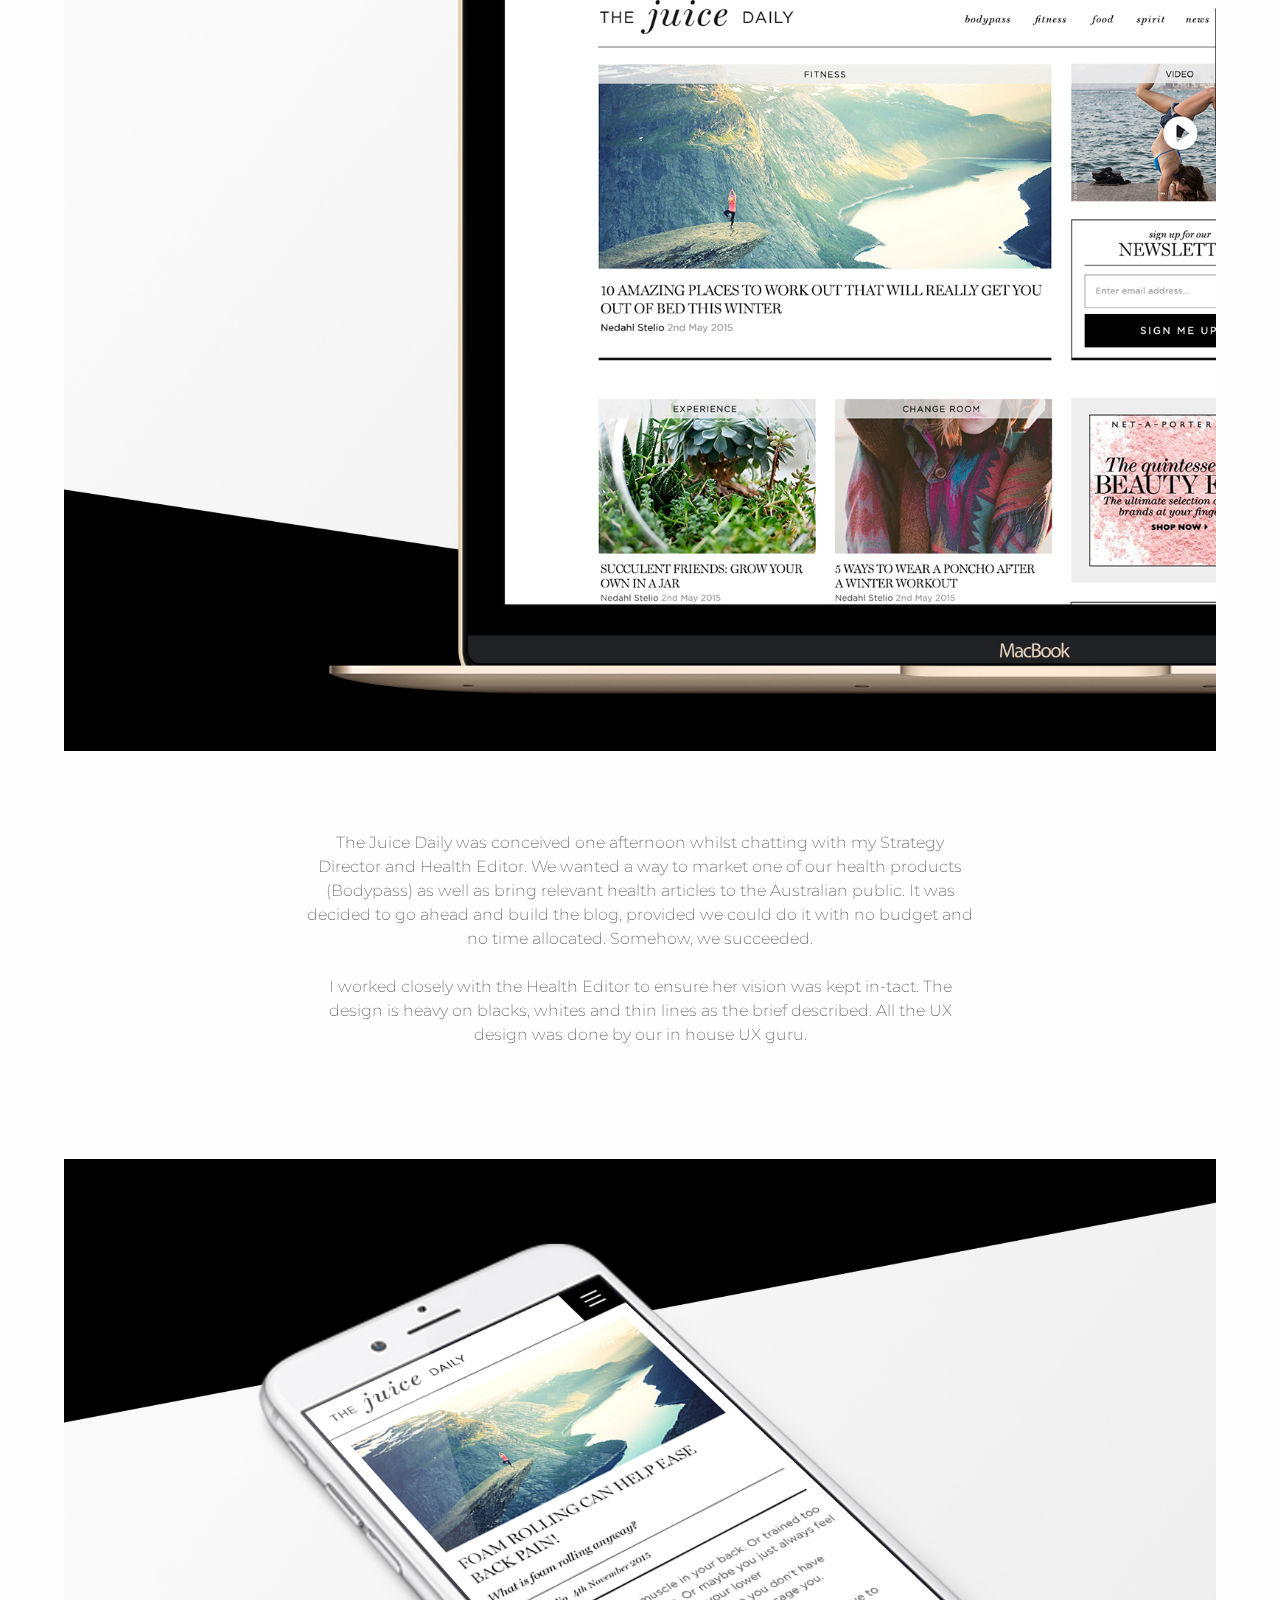
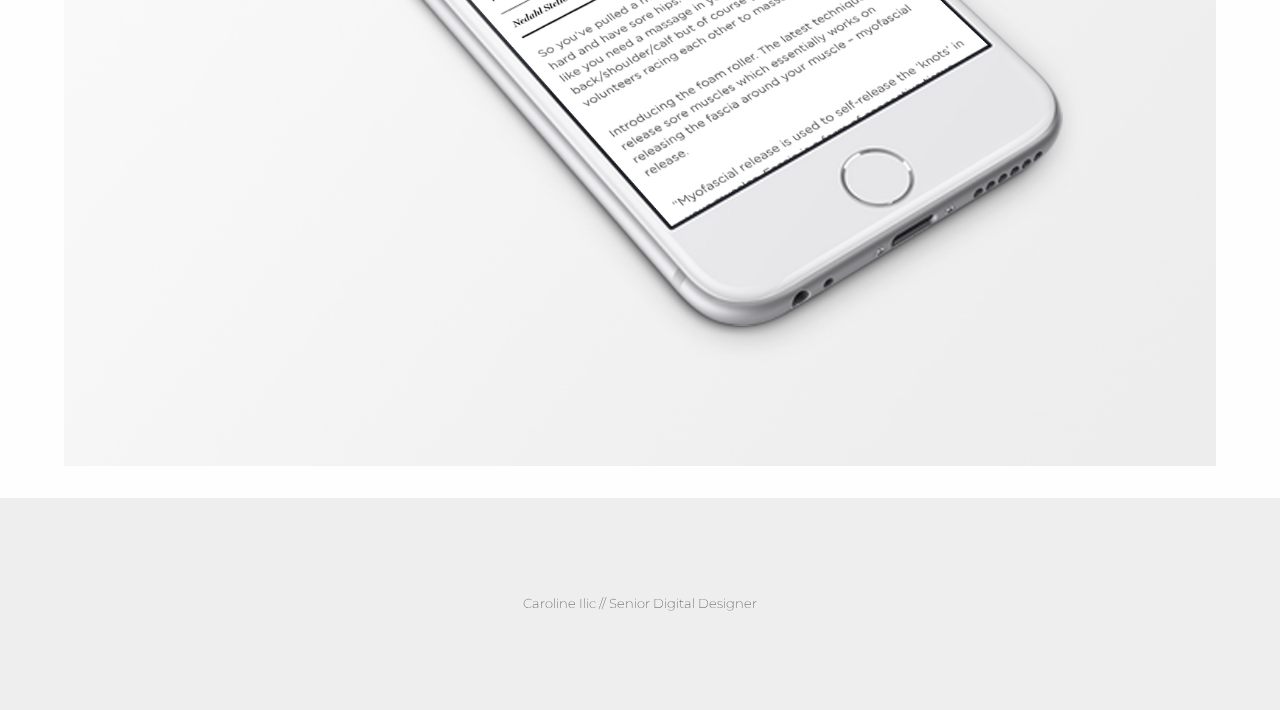
<file: wellness-blog.html>
<!DOCTYPE html>
<!--[if IE 9]>
<html class="lt-ie10" lang="en" >
<![endif]-->
<html class="no-js" lang="en" dir="ltr">
<head>
<link rel="shortcut icon" href="http://carolineilic.github.io/favicon.ico" type="image/x-icon" />
<meta charset="utf-8">
<meta http-equiv="x-ua-compatible" content="ie=edge">
<link data-fontset-id="ce-fontset" href='https://fonts.googleapis.com/css?family=Playfair+Display:400,400italic,700,700italic,900,900italic|Montserrat:400,700' rel='stylesheet' type='text/css'>
<meta name="viewport" content="width=device-width, initial-scale=1.0">
<title>Caroline Ilic | Designer | Wellness Blog</title>
<link rel="stylesheet" href="css/foundation.css">
<link rel="stylesheet" href="css/app.css">
</head>

<body>

<!-- the caroline mobile nav  -->
<div class="off-canvas-wrapper">
  <div class="off-canvas-wrapper-inner" data-off-canvas-wrapper>
    <div class="off-canvas position-left" id="offCanvas" data-off-canvas>
      <div>
        <div class="row">
          <div class="logo-column-mobile"> <img src="images/logoci.png" width="50px"> </div>
        </div>
        <ul class="menu-mobile vertical">
          <li class="active"><a href="https://carolineilic.github.io">PORTFOLIO</a></li>
          <li><a href="https://carolineilic.github.io/about">ABOUT</a></li>
        </ul>
      </div>
    </div>
    <div class="off-canvas-content" data-off-canvas-content>
      <div> 
        
        <!-- the caroline header -->
        <div class="logo-column"> <a href="https://carolineilic.github.io"><img src="images/logoci.png"></a> </div>
        
        <!-- the caroline nav  -->
        <div class="menu-centered wrap hide-for-small-only">
          <ul class="menu">
            <li class="active"><a href="https://carolineilic.github.io">PORTFOLIO</a></li>
            <li><a href="https://carolineilic.github.io/about">ABOUT</a></li>
          </ul>
        </div>
        <div class="mobile-button wrap hide-for-medium hide-for-large">
          <button class="menu-icon" type="button" data-toggle="offCanvas"></button>
        </div>
        
        <!-- the caroline intro -->
        <div class="callout-caroline">Wellness Blog</div>
        <div class="callout-intro-mobile text-center wrap"> The Juice Daily is an amazingly helpful health website that will help you navigate through the many health myths found online.</div>
        
        <div class="project-info">
        <em>Branding & UI design</em> </div>
        
        <!-- the caroline hero -->
        <section class="wrap-grid">
        
        <div class="hero-option">
        <img src="images/TJD-Screens.jpg">
        </div>
        
        <div class="hero">
        <img src="images/TJDmac.jpg">
        </div>
        
        
        
        <div class="project-text">
        The Juice Daily was conceived one afternoon whilst chatting with my Strategy Director and Health Editor. We wanted a way to market one of our health products (Bodypass) as well as bring relevant health articles to the Australian public. It was decided to go ahead and build the blog, provided we could do it with no budget and no time allocated. Somehow, we succeeded. <br>
<br>
I worked closely with the Health Editor to ensure her vision was kept in-tact. The design is heavy on blacks, whites and thin lines as the brief described. All the UX design was done by our in house UX guru. </div>
        
        <div class="hero">
        <img src="images/TJDMobile.jpg">
        
        </div>
        
        </section>
        
      <!-- the caroline back-to-top -->
        <div class="back-top" id="back-top">
  <a href="#">BACK TO TOP</a>
</div>

        
        
        <!-- the caroline footer -->
        <footer class="footer">
          <div class="wrap">Caroline Ilic // Senior Digital Designer</div>
        </footer>
      </div>
    </div>
  </div>
</div>
<script src="js/vendor/jquery.js"></script> 
<script src="js/vendor/what-input.js"></script> 
<script src="js/vendor/foundation.js"></script> 
<script src="js/app.js"></script>
<script>
$(document).ready(function(){

  // hide #back-top first
  $("#back-top").hide();

  // fade in #back-top
  $(function () {
    $(window).scroll(function () {
      if ($(this).scrollTop() > 100) {
        $('#back-top').fadeIn();
      } else {
        $('#back-top').fadeOut();
      }
    });

    // scroll body to 0px on click
    $('#back-top .fi-arrow-up').click(function () {
      $('body,html').animate({
        scrollTop: 0
      }, 800);
      return false;
    });
  });

});
</script>
</body>
</html>
</file>
<file: css/app.css>
.menu {
	margin: 0;
	list-style-type: none;
	letter-spacing: 0.3rem;
	font-size: 0.7rem;
	padding-top: 1rem;
	padding-bottom: 0.7rem;
	color: #555555; }
	
.menu-mobile {
	margin: 0;
	list-style-type: none;
	letter-spacing: 0.3rem;
	font-size: 0.7rem;
	line-height: 3rem;
	padding: 2rem 2rem 2rem 2rem; }
	
.menu-mobile .active > a {
	color: #58a594;
	font-weight: 700;
	background: none; }
	
.menu-centered {
  text-align: center;
  border-top: solid 0.1rem #eeeeee;
  border-bottom: solid 0.1rem #eeeeee; }
  .menu-centered > .menu {
    display: inline-block; }
	
.wrap {
	width: 90%;
	max-width:52rem;
	margin: 0 auto; }
	
.wrap-grid {
	width: 90%;
	margin: 0 auto; }	
	
@media screen and (max-width: 39.9375em) {
.wrap-grid {
	width: 90%;
	padding-top: 1rem; }}
	
.menu .active > a {
	color: #58a594;
	font-weight: 700;
	background: none; }

.menu > li {
	display: table-cell;
	vertical-align: middle; }
[data-whatinput='mouse'] .menu > li {
	outline: 0; }
.menu > li > a {
	display: block;
	padding: 0.625rem 1rem;
	line-height: 1;
	text-align:center; }
	
.callout-intro {
	color: #555555;
	padding: 0 4rem 5rem 4rem;
	font-family: 'Montserrat', Helvetica, Arial, sans-serif;
	font-weight: 200; }
	.callout-intro a {
	text-decoration: underline;
	color: #58a594; }

@media screen and (max-width: 39.9375em) {
.callout-intro {
	padding: 0 1rem 0rem 1rem;
	font-size:0.8rem; }}
	
.callout-intro-mobile {
	color: #555555;
	padding: 0 4rem 2rem 4rem;
	font-family: 'Montserrat', Helvetica, Arial, sans-serif;
	font-weight: 200;
	line-height: 1.5;
	font-size: 1rem; }
	.callout-intro a {
	text-decoration: underline;
	color: #58a594; }
@media screen and (max-width: 39.9375em) {
.callout-intro-mobile {
	padding: 0 1rem 0rem 1rem;
	font-size:0.8rem; }}


.callout-caroline {
	margin: 0 0 1rem 0;
	padding: 4rem 2rem 0 2rem;
	border-radius: 0;
	position: relative;
	color: #555555;
	text-align: center;
	font-size: 3rem;
	font-weight: 600;
	display:inline-block;
	font-family: 'Playfair Display', serif; }

@media screen and (max-width: 39.9375em) {
.callout-caroline {
	font-size: 2rem;
	padding: 1rem 1rem 0 1rem; }}

.logo-column {
	width: 100%;
	text-align: center;
	padding: 2rem 0.625rem 2rem 0.625rem; }
	
@media screen and (max-width: 39.9375em) {
.logo-column img {
	max-width: 70px;
	text-align: center;
	padding: 0; }}

.logo-column-mobile {
	text-align: left;
	padding-left: 2rem;
	padding-top: 2rem;
	padding-bottom: 0; }

a {
	color: #555555;
	text-decoration: none;
	line-height: inherit;
	cursor: pointer;
	cursor: hand; }
a:hover, a:focus {
	color: #58a594; }
a img {
	border: 0; }

.project-info {
	padding: 0 2rem 2rem 2rem;
	font-size: 0.8rem;
	color:#aaaaaa;
	text-align:center; }
@media screen and (max-width: 39.9375em) {
.project-info {
	padding: 1rem 2rem 2rem 2rem; } }
	
.project-text {
	max-width: 52rem;
	margin:0 auto;
	padding: 5rem 5rem 5rem 5rem;
	color:#555555;	text-align:center;
	line-height: 1.5rem; }
@media screen and (max-width: 39.9375em) {
.project-text {
	font-size: 0.8rem;
	padding: 3rem 1rem 2.5rem 1rem; }}
	
.pres-text {
	max-width: 52rem;
	margin:0 auto;
	padding: 5rem 5rem 1rem 5rem;
	color:#555555;	text-align:center;
	line-height: 1.5rem; }
@media screen and (max-width: 39.9375em) {
.pres-text {
	font-size: 0.8rem;
	padding: 3rem 1rem 1rem 1rem; }}


.footer {
	padding: 6rem 6rem 6rem 6rem;
	font-size: 0.8rem;
	color:#555555;
	text-align:center;
	background:#eeeeee;
	margin-top: 2rem; }

@media screen and (max-width: 39.9375em) {
.footer {
	padding: 2rem 2rem 2rem 2rem;
	text-align:center; }}
	
.cover-image {
  height: 30rem;
  background-image:url(../images/fitness-thumbsmall.jpg);
  background-position: center;
  background-size: cover; }
@media (-webkit-min-device-pixel-ratio:1.5), (min-resolution: 1.5dppx) {
    .cover-image {
        background-image:url(../images/fitness-thumbsmall.jpg) }}
		
.js-off-canvas-exit {
  display: none;
  position: absolute;
  top: 0;
  left: 0;
  width: 100%;
  height: 100%;
  background: rgba(0, 0, 0, 0.5);
  cursor: pointer;
  transition: background 0.5s ease; }
  
.title-bar {
  background: #ffffff;
  color: #555555;
  padding: 1.5rem; }
  
 .menu-icon {
  position: relative;
  display: inline-block;
  vertical-align: middle;
  cursor: pointer;
  width: 30px;
  height: 25px; }
  .menu-icon::after {
    content: '';
    position: absolute;
    display: block;
    width: 100%;
    height: 3px;
    background: #555555;
    top: 0;
    left: 0;
    box-shadow: 0 11px 0 #555555, 0 22px 0 #555555; }
  .menu-icon:hover::after {
    background: #58a594;
    box-shadow: 0 11px 0 #58a594, 0 22px 0 #58a594; }

.off-canvas.position-left {
    left: -250px;
    top: 0;
    width: 250px;
	height: 100%;
	background-color: #ffffff }
	
* {
	outline: none }
	
.off-canvas-content {
  min-height: 100%;
  background: #fefefe;
  transition: -webkit-transform 0.5s ease;
  transition: transform 0.5s ease;
  -webkit-backface-visibility: hidden;
          backface-visibility: hidden;
  z-index: 1;
  padding-bottom: 0.1px;
  box-shadow: none;
  box-shadow: 0 0 10px rgba(10, 10, 10, 0.5);
  text-align:center; }
  
.mobile-button { 
	padding: 1rem 1rem 1rem 1rem;
	text-align: center;
	border-top: solid 0.1rem #eeeeee;
  	border-bottom: solid 0.1rem #eeeeee; }
 
 .column {
    padding-top:0.3rem;
	padding-bottom:0.3rem;
	padding-left:0.3rem;
	padding-right:0.3rem; }
@media screen and (min-width: 40em) {
    .column, .columns {
      padding-top: 0.3rem;
      padding-bottom: 0.3rem; }}
 
.hero { 
	width: 100%;
	height: 100%;
	padding: 0;
	margin-top: 2rem; }
	
@media (-webkit-min-device-pixel-ratio:1.5), (min-resolution: 1.5dppx) {
.hero{
	margin-top: 1rem; }}
	
.hero-option { 
	width: 100%;
	height: 100%;
	padding: 0; }
	
body {
  padding: 0;
  margin: 0;
  font-family: 'Montserrat', Helvetica, Arial, sans-serif;
  font-weight: 200;
  line-height: 1.5;
  color: #0a0a0a;
  background: #fefefe;
  -webkit-font-smoothing: antialiased;
  -moz-osx-font-smoothing: grayscale; }
	
.image-wrapper {
  width: 100%;
  height: 100%;
  overflow: hidden;
  position: relative;
  text-align: center; }

.image-overlay-content {
  width: 100%;
  height: 100%;
  position: absolute;
  top: 0;
  left: 0; }
  
  .image-overlay-content-button {
  width: 100%;
  height: 100%;
  position: absolute;
  top: 0;
  left: 0; }

.overlay-fade-in-new-background .button {
  display: inline-block;
  text-decoration: none;
  padding: 10px 17px;
  font-weight: 600;
  background-color: #222;
  font-size:0.6rem;
  margin-top:0.6rem;
  letter-spacing:0.15rem;
  color: #fff;
  text-transform: uppercase;
  border-radius: 2px;
  position: relative;
  opacity: 0;
  margin-top: 41%;
  transition: all 0.2s ease-in-out; }
  .overlay-fade-in-new-background .button:hover {
    background-color: #58a594; }
	.overlay-fade-in-new-background a:hover {
	colour: #ffffff; }
	
.overlay-fade-in-new-background p {
  font-size: 28px; }

.overlay-fade-in-new-background .image-overlay-content {
  opacity: 1;
  background-color: rgba(0, 0, 0, 0.3);
  transition: all 0.4s ease-in-out; }
  
  .overlay-fade-in-new-background .image-overlay-content-button {
  opacity: 0;
  transition: all 0.4s ease-in-out; }

.overlay-fade-in-new-background h2 {
	color: #ffffff;
	letter-spacing: 0.1rem;
	font-size: 1rem;
	font-weight:700;
	margin-top: 30%;
	opacity: 1; }

.overlay-fade-in-new-background p {
  opacity: 0;
  transition: all 0.2s linear; }

.overlay-fade-in-new-background img {
  transition: all 0.2s ease-in-out; }

.overlay-fade-in-new-background:hover img {
  filter: url("data:image/svg+xml;utf8,<svg xmlns='http://www.w3.org/2000/svg'><filter id='grayscale'><feColorMatrix type='matrix' values='0.3333 0.3333 0.3333 0 0 0.3333 0.3333 0.3333 0 0 0.3333 0.3333 0.3333 0 0 0 0 0 1 0'/></filter></svg>#grayscale");
  transform: scale(1.1); }
.overlay-fade-in-new-background:hover .image-overlay-content {
  opacity: 1; }
  .overlay-fade-in-new-background:hover .image-overlay-content-button {
  opacity: 1; }
.overlay-fade-in-new-background:hover h2, .overlay-fade-in-new-background p, .overlay-fade-in-new-background .button {
  opacity: 1; }
.overlay-fade-in-new-background:hover p {
  transition-delay: 0.1s; }
.overlay-fade-in-new-background:hover .button {
  transition-delay: 0.2s; }
  
#back-top {
  position: fixed;
  bottom:2%;
  right: 2%;
  z-index: 200; }
  
.back-top a {
	margin: 0;
	list-style-type: none;
	font-size: 0.7rem;
	line-height: 1rem;
	background: rgba(0, 0, 0, 0.3);
	color: #FFFFFF;
	padding: 0.5rem 1rem 0.5rem 1rem;
	text-align:center; }
	
.profile-pic {
	width: 80%;
	margin: 1rem auto;
	}
	
.about-text {
	max-width:52rem;
	padding: 2rem 5rem 2rem 5rem;
	color:#555555;	
	text-align:center;
	margin:0 auto; }
@media screen and (max-width: 39.9375em) {
.about-text {
	font-size: 0.8rem;
	padding: 1.5rem 3rem 1.5rem 3rem; }}
	
.orbit {
  width: 80%;
  margin:0 auto; }
 
ul.orbit-container {
    height: auto !important;
}
li.orbit-slide {
    max-height: none !important;
}

.orbit {
    width: 80%;
    margin: 0 auto;
    padding-bottom: 3rem;
}
@media screen and (max-width: 39.9375em) {
.orbit {
	width: 90%; }}
	
.flex-video {
  position: relative;
  height: 0;
  padding-bottom: 75%;
  margin-bottom: 3rem;
  overflow: hidden; }
  .flex-video iframe,
  .flex-video object,
  .flex-video embed,
  .flex-video video {
    position: absolute;
    top: 0;
    left: 0;
    width: 100%;
    height: 100%; }
  .flex-video.widescreen {
    padding-bottom: 56.25%; }
  .flex-video.vimeo {
    padding-top: 0; }

.orbit-timer { display:none; }
</file>
